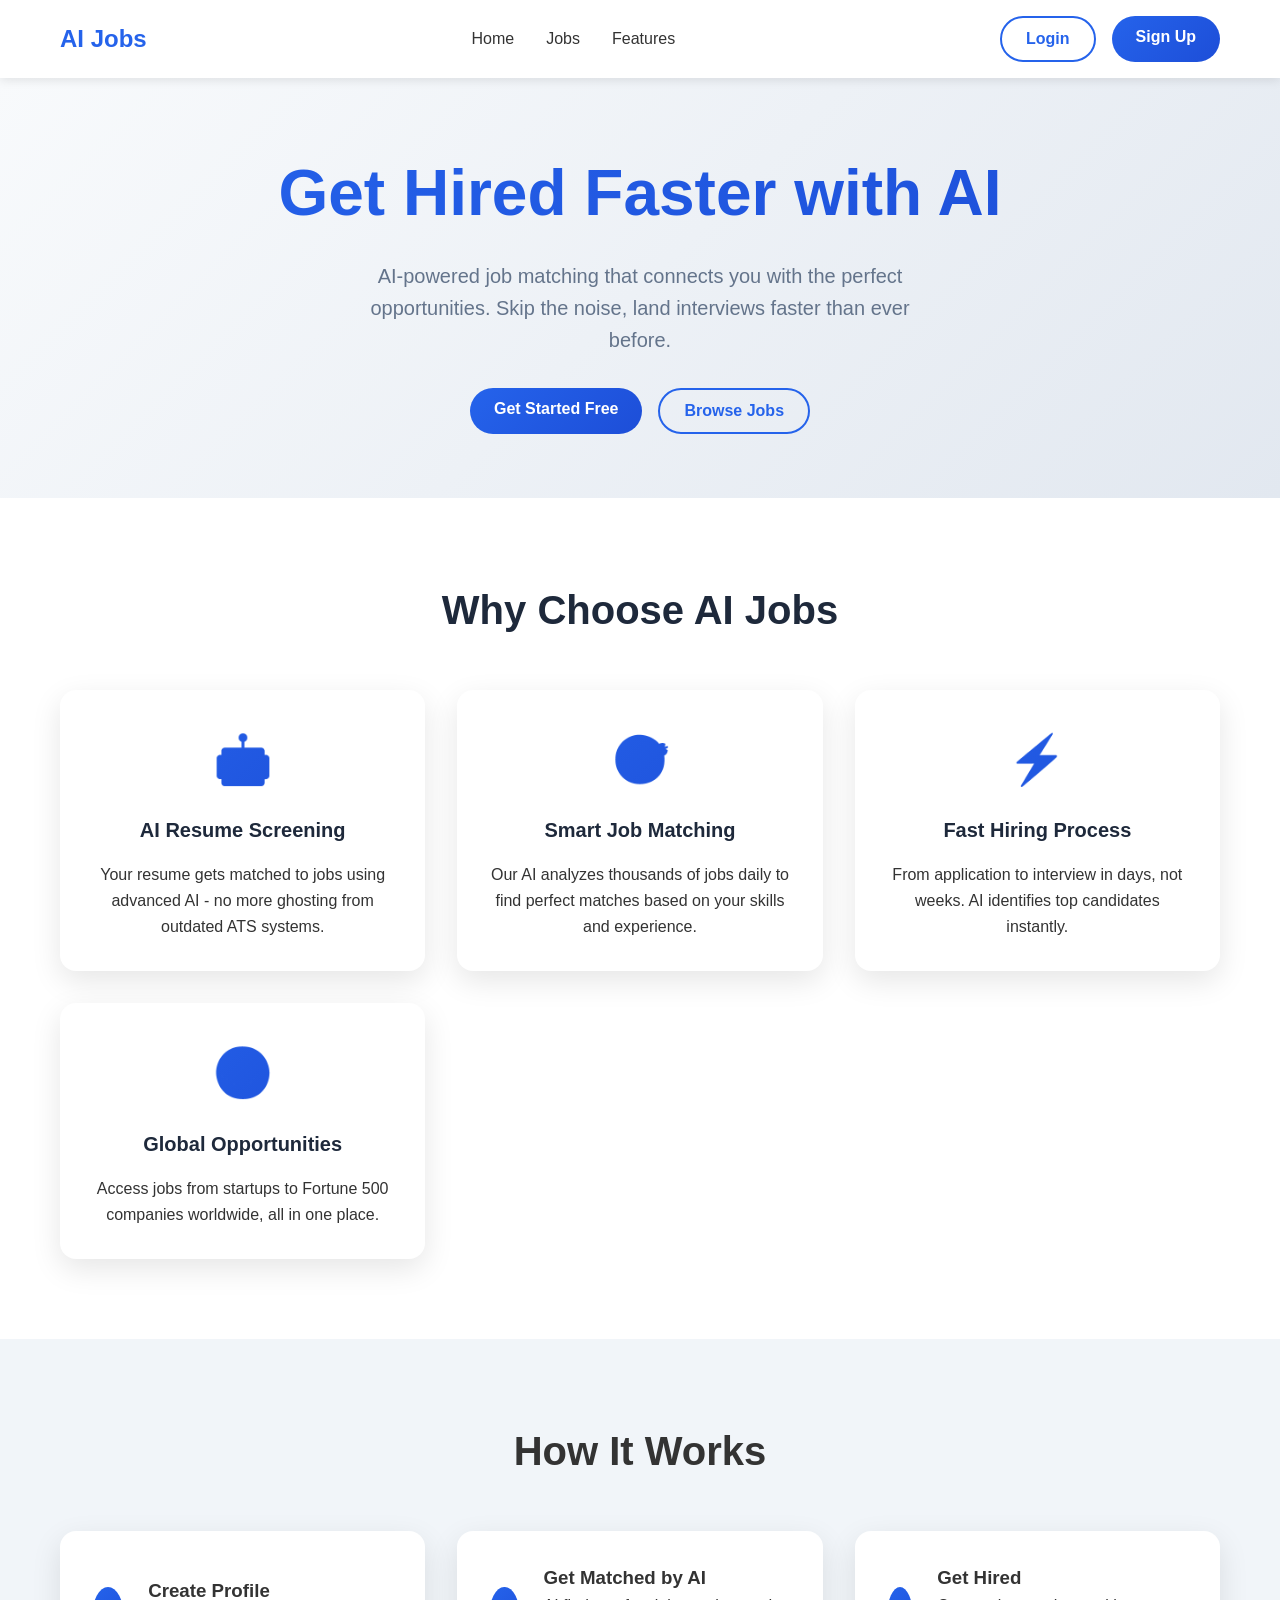
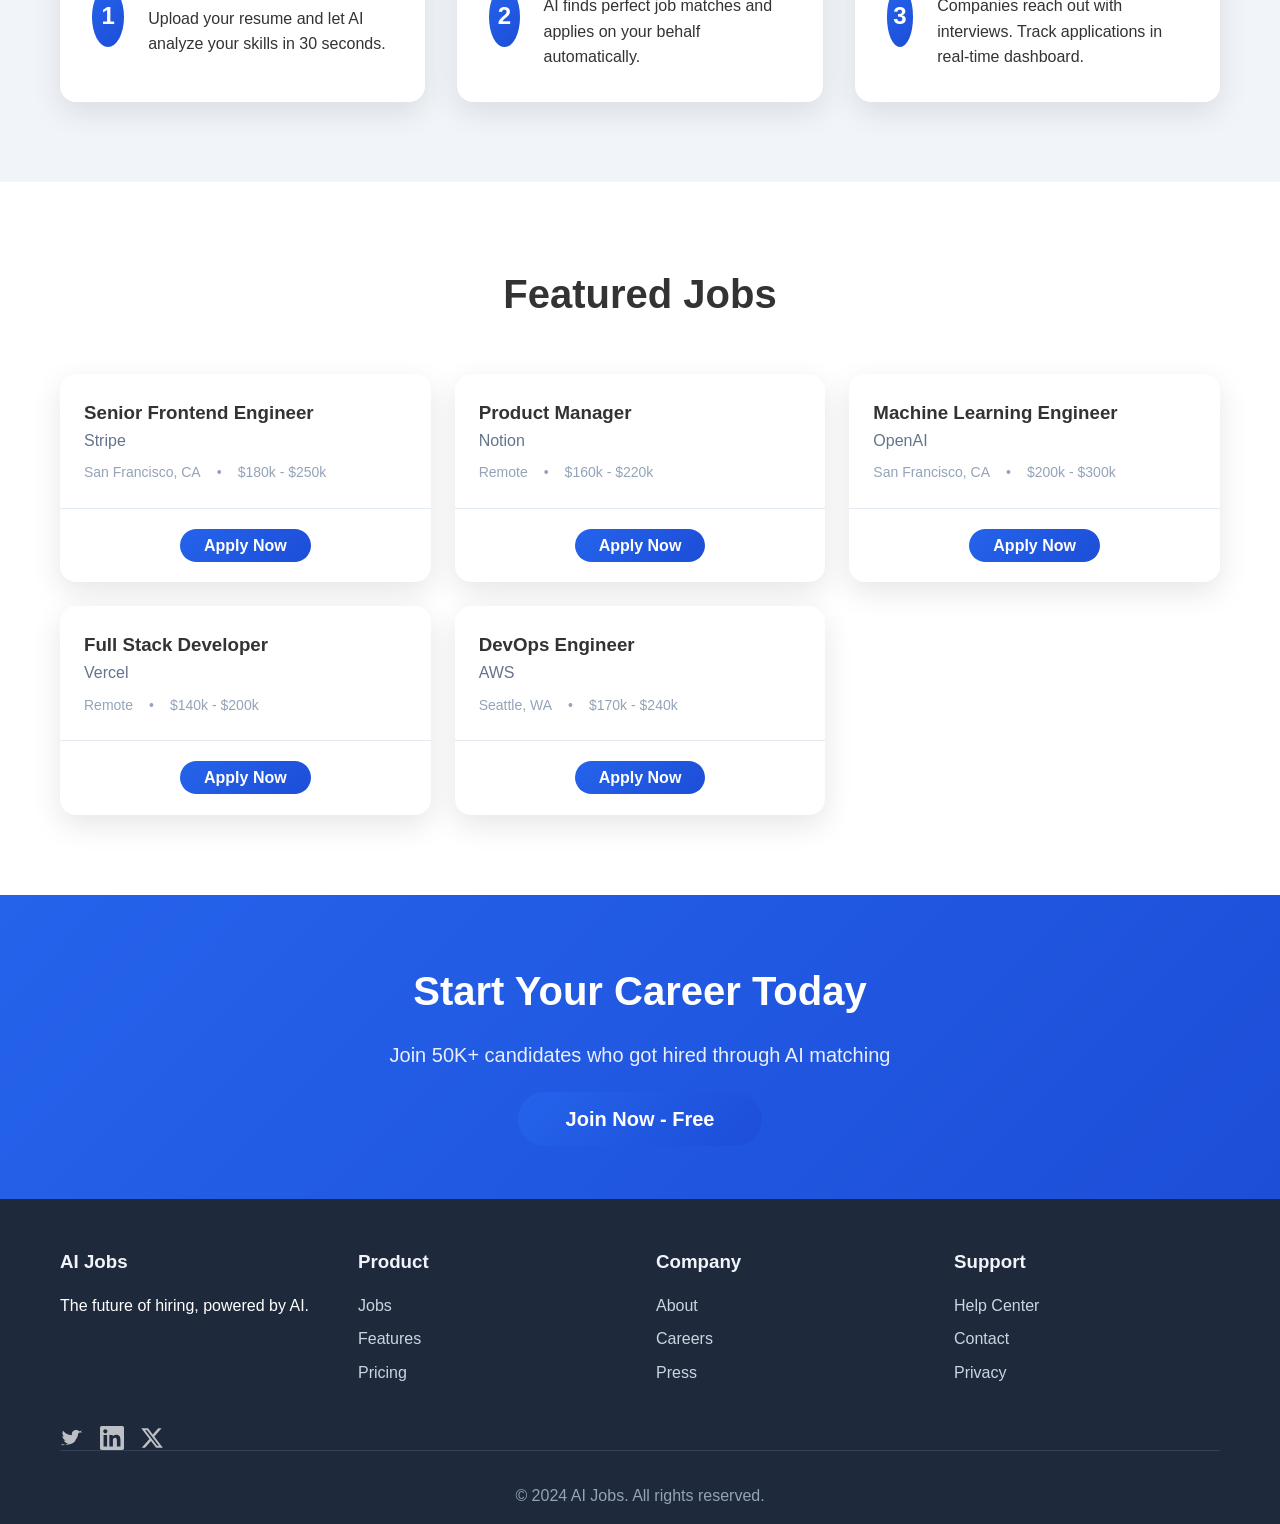
<file: index.html>
<!DOCTYPE html>
<html lang="en">
<head>
  <meta charset="UTF-8">
  <meta name="viewport" content="width=device-width, initial-scale=1.0">
  <title>AI Job Portal - Get Hired Faster with AI | Mercor-like</title>
  <style>
    * { margin: 0; padding: 0; box-sizing: border-box; }
    body { font-family: -apple-system, BlinkMacSystemFont, 'Segoe UI', Roboto, sans-serif; line-height: 1.6; color: #333; }
    .container { max-width: 1200px; margin: 0 auto; padding: 0 20px; }
    
    /* Navbar */
    nav { background: white; box-shadow: 0 2px 10px rgba(0,0,0,0.1); position: sticky; top: 0; z-index: 100; }
    .nav-container { display: flex; justify-content: space-between; align-items: center; padding: 1rem 0; }
    .logo { font-size: 1.5rem; font-weight: bold; color: #2563eb; }
    .nav-links { display: flex; list-style: none; gap: 2rem; }
    .nav-links a { text-decoration: none; color: #333; font-weight: 500; transition: color 0.3s; }
    .nav-links a:hover { color: #2563eb; }
    .ctas { display: flex; gap: 1rem; }
    .btn { padding: 0.5rem 1.5rem; border-radius: 9999px; text-decoration: none; font-weight: 600; transition: all 0.3s; }
    .btn-primary { background: linear-gradient(135deg, #2563eb, #1d4ed8); color: white; }
    .btn-secondary { background: transparent; color: #2563eb; border: 2px solid #2563eb; }
    
    /* Hero */
    .hero { background: linear-gradient(135deg, #f8fafc 0%, #e2e8f0 100%); padding: 4rem 0; text-align: center; }
    .hero h1 { font-size: clamp(2.5rem, 5vw, 4rem); font-weight: 800; margin-bottom: 1rem; background: linear-gradient(135deg, #2563eb, #1d4ed8); -webkit-background-clip: text; -webkit-text-fill-color: transparent; }
    .hero p { font-size: 1.25rem; color: #64748b; margin-bottom: 2rem; max-width: 600px; margin-left: auto; margin-right: auto; }
    .hero-ctas { display: flex; gap: 1rem; justify-content: center; flex-wrap: wrap; }
    
    /* Features */
    .features { padding: 5rem 0; }
    .features h2 { text-align: center; font-size: 2.5rem; font-weight: 700; margin-bottom: 3rem; color: #1e293b; }
    .features-grid { display: grid; grid-template-columns: repeat(auto-fit, minmax(280px, 1fr)); gap: 2rem; }
    .feature-card { background: white; padding: 2rem; border-radius: 1rem; box-shadow: 0 10px 30px rgba(0,0,0,0.1); text-align: center; transition: transform 0.3s; }
    .feature-card:hover { transform: translateY(-5px); }
    .feature-icon { font-size: 3rem; margin-bottom: 1rem; background: linear-gradient(135deg, #2563eb, #1d4ed8); -webkit-background-clip: text; -webkit-text-fill-color: transparent; }
    .feature-card h3 { font-size: 1.25rem; margin-bottom: 1rem; color: #1e293b; }
    
    /* How It Works */
    .how { padding: 5rem 0; background: #f1f5f9; }
    .how h2 { text-align: center; font-size: 2.5rem; font-weight: 700; margin-bottom: 3rem; }
    .steps { display: grid; grid-template-columns: repeat(auto-fit, minmax(300px, 1fr)); gap: 2rem; }
    .step { display: flex; gap: 1.5rem; align-items: center; background: white; padding: 2rem; border-radius: 1rem; box-shadow: 0 10px 30px rgba(0,0,0,0.1); }
    .step-number { background: linear-gradient(135deg, #2563eb, #1d4ed8); color: white; width: 60px; height: 60px; border-radius: 50%; display: flex; align-items: center; justify-content: center; font-weight: bold; font-size: 1.5rem; }
    
    /* Jobs */
    .jobs { padding: 5rem 0; }
    .jobs h2 { text-align: center; font-size: 2.5rem; font-weight: 700; margin-bottom: 3rem; }
    .jobs-grid { display: grid; grid-template-columns: repeat(auto-fit, minmax(300px, 1fr)); gap: 1.5rem; }
    .job-card { background: white; border-radius: 1rem; overflow: hidden; box-shadow: 0 10px 30px rgba(0,0,0,0.1); transition: all 0.3s; }
    .job-card:hover { transform: translateY(-5px); box-shadow: 0 20px 40px rgba(0,0,0,0.15); }
    .job-header { padding: 1.5rem; border-bottom: 1px solid #e2e8f0; }
    .job-title { font-size: 1.25rem; font-weight: 700; margin-bottom: 0.5rem; }
    .job-company { color: #64748b; font-weight: 500; }
    .job-meta { display: flex; gap: 1rem; color: #94a3b8; font-size: 0.875rem; margin-top: 0.5rem; }
    .job-footer { padding: 1.5rem; text-align: center; }
    
    /* CTA */
    .cta { background: linear-gradient(135deg, #2563eb, #1d4ed8); color: white; text-align: center; padding: 4rem 0; }
    .cta h2 { font-size: 2.5rem; font-weight: 700; margin-bottom: 1rem; }
    .cta p { font-size: 1.25rem; margin-bottom: 2rem; opacity: 0.9; }
    
    /* Footer */
    .footer { background: #1e293b; color: white; padding: 3rem 0 1rem; }
    .footer-grid { display: grid; grid-template-columns: repeat(auto-fit, minmax(250px, 1fr)); gap: 2rem; margin-bottom: 2rem; }
    .footer h3 { margin-bottom: 1rem; color: #f1f5f9; }
    .footer a { color: #cbd5e1; text-decoration: none; display: block; margin-bottom: 0.5rem; transition: color 0.3s; }
    .footer a:hover { color: #2563eb; }
    .social { display: flex; gap: 1rem; }
    .social svg { width: 24px; height: 24px; fill: currentColor; opacity: 0.7; transition: opacity 0.3s; }
    .social svg:hover { opacity: 1; }
    .copyright { text-align: center; color: #94a3b8; padding-top: 2rem; border-top: 1px solid #334155; }
    
    /* Responsive */
    @media (max-width: 768px) {
      .nav-links { display: none; }
      .hero-ctas { flex-direction: column; align-items: center; }
      .btn { width: 100%; max-width: 300px; text-align: center; }
      .steps { grid-template-columns: 1fr; }
      .step { flex-direction: column; text-align: center; }
    }
  </style>
</head>
<body>
  <!-- Navbar -->
  <nav>
    <div class="container">
      <div class="nav-container">
        <div class="logo">AI Jobs</div>
        <ul class="nav-links">
          <li><a href="#home">Home</a></li>
          <li><a href="#jobs">Jobs</a></li>
          <li><a href="#features">Features</a></li>
        </ul>
        <div class="ctas">
          <a href="#login" class="btn btn-secondary">Login</a>
          <a href="#signup" class="btn btn-primary">Sign Up</a>
        </div>
      </div>
    </div>
  </nav>

  <!-- Hero -->
  <section class="hero" id="home">
    <div class="container">
      <h1>Get Hired Faster with AI</h1>
      <p>AI-powered job matching that connects you with the perfect opportunities. Skip the noise, land interviews faster than ever before.</p>
      <div class="hero-ctas">
        <a href="#jobs" class="btn btn-primary">Get Started Free</a>
        <a href="#browse" class="btn btn-secondary">Browse Jobs</a>
      </div>
    </div>
  </section>

  <!-- Features -->
  <section class="features" id="features">
    <div class="container">
      <h2>Why Choose AI Jobs</h2>
      <div class="features-grid">
        <div class="feature-card">
          <div class="feature-icon">🤖</div>
          <h3>AI Resume Screening</h3>
          <p>Your resume gets matched to jobs using advanced AI - no more ghosting from outdated ATS systems.</p>
        </div>
        <div class="feature-card">
          <div class="feature-icon">🎯</div>
          <h3>Smart Job Matching</h3>
          <p>Our AI analyzes thousands of jobs daily to find perfect matches based on your skills and experience.</p>
        </div>
        <div class="feature-card">
          <div class="feature-icon">⚡</div>
          <h3>Fast Hiring Process</h3>
          <p>From application to interview in days, not weeks. AI identifies top candidates instantly.</p>
        </div>
        <div class="feature-card">
          <div class="feature-icon">🌍</div>
          <h3>Global Opportunities</h3>
          <p>Access jobs from startups to Fortune 500 companies worldwide, all in one place.</p>
        </div>
      </div>
    </div>
  </section>

  <!-- How It Works -->
  <section class="how">
    <div class="container">
      <h2>How It Works</h2>
      <div class="steps">
        <div class="step">
          <div class="step-number">1</div>
          <div>
            <h3>Create Profile</h3>
            <p>Upload your resume and let AI analyze your skills in 30 seconds.</p>
          </div>
        </div>
        <div class="step">
          <div class="step-number">2</div>
          <div>
            <h3>Get Matched by AI</h3>
            <p>AI finds perfect job matches and applies on your behalf automatically.</p>
          </div>
        </div>
        <div class="step">
          <div class="step-number">3</div>
          <div>
            <h3>Get Hired</h3>
            <p>Companies reach out with interviews. Track applications in real-time dashboard.</p>
          </div>
        </div>
      </div>
    </div>
  </section>

  <!-- Jobs Preview -->
  <section class="jobs" id="jobs">
    <div class="container">
      <h2>Featured Jobs</h2>
      <div class="jobs-grid">
        <div class="job-card">
          <div class="job-header">
            <h3>Senior Frontend Engineer</h3>
            <div class="job-company">Stripe</div>
            <div class="job-meta">
              <span>San Francisco, CA</span>
              <span>•</span>
              <span>$180k - $250k</span>
            </div>
          </div>
          <div class="job-footer">
            <a href="#" class="btn btn-primary">Apply Now</a>
          </div>
        </div>
        <div class="job-card">
          <div class="job-header">
            <h3>Product Manager</h3>
            <div class="job-company">Notion</div>
            <div class="job-meta">
              <span>Remote</span>
              <span>•</span>
              <span>$160k - $220k</span>
            </div>
          </div>
          <div class="job-footer">
            <a href="#" class="btn btn-primary">Apply Now</a>
          </div>
        </div>
        <div class="job-card">
          <div class="job-header">
            <h3>Machine Learning Engineer</h3>
            <div class="job-company">OpenAI</div>
            <div class="job-meta">
              <span>San Francisco, CA</span>
              <span>•</span>
              <span>$200k - $300k</span>
            </div>
          </div>
          <div class="job-footer">
            <a href="#" class="btn btn-primary">Apply Now</a>
          </div>
        </div>
        <div class="job-card">
          <div class="job-header">
            <h3>Full Stack Developer</h3>
            <div class="job-company">Vercel</div>
            <div class="job-meta">
              <span>Remote</span>
              <span>•</span>
              <span>$140k - $200k</span>
            </div>
          </div>
          <div class="job-footer">
            <a href="#" class="btn btn-primary">Apply Now</a>
          </div>
        </div>
        <div class="job-card">
          <div class="job-header">
            <h3>DevOps Engineer</h3>
            <div class="job-company">AWS</div>
            <div class="job-meta">
              <span>Seattle, WA</span>
              <span>•</span>
              <span>$170k - $240k</span>
            </div>
          </div>
          <div class="job-footer">
            <a href="#" class="btn btn-primary">Apply Now</a>
          </div>
        </div>
      </div>
    </div>
  </section>

  <!-- CTA -->
  <section class="cta">
    <div class="container">
      <h2>Start Your Career Today</h2>
      <p>Join 50K+ candidates who got hired through AI matching</p>
      <a href="#signup" class="btn btn-primary" style="font-size: 1.25rem; padding: 1rem 3rem;">Join Now - Free</a>
    </div>
  </section>

  <!-- Footer -->
  <footer class="footer">
    <div class="container">
      <div class="footer-grid">
        <div>
          <h3>AI Jobs</h3>
          <p>The future of hiring, powered by AI.</p>
        </div>
        <div>
          <h3>Product</h3>
          <a href="#">Jobs</a>
          <a href="#">Features</a>
          <a href="#">Pricing</a>
        </div>
        <div>
          <h3>Company</h3>
          <a href="#">About</a>
          <a href="#">Careers</a>
          <a href="#">Press</a>
        </div>
        <div>
          <h3>Support</h3>
          <a href="#">Help Center</a>
          <a href="#">Contact</a>
          <a href="#">Privacy</a>
        </div>
      </div>
      <div class="social">
        <svg viewBox="0 0 24 24"><path d="M22.46 6c-.77.35-1.6.58-2.46.69.88-.53 1.56-1.37 1.88-2.38-.83.5-1.75.85-2.72 1.05C18.37 4.5 17.26 4 16 4c-2.35 0-4.27 1.92-4.27 4.29 0 .34.04 .67.11.98C8.28 9.09 5.11 7.38 3 4.79c-.37.63-.58 1.37-.58 2.15 0 1.49.75 2.81 1.91 3.56-.71 0-1.37-.2-1.95-.5v.03c0 2.08 1.48 3.82 3.44 4.21a4.22 4.22 0 0 1-1.93.07 4.28 4.28 0 0 0 4 2.98 8.52 8.52 0 0 1-5.33 1.84c-.34 0-.67-.02-1-.06C.77 17.34 3.3 18.73 6.37 18.73 11.53 18.73 14.82 16.55 15.7 13.85a9.72 9.72 0 0 0 2.38-5.25c0-.36-.03-.71-.1-.94a6.88 6.88 0 0 0 2.06-1.77z"/></svg>
        <svg viewBox="0 0 24 24"><path d="M20.447 20.452h-3.554v-5.569c0-1.328-.027-3.037-1.852-3.037-1.853 0-2.136 1.445-2.136 2.939v5.667H9.351V9h3.414v1.561h.046c.477-.9 1.637-1.85 3.37-1.85 3.601 0 4.267 2.37 4.267 5.455v6.286zM5.337 7.433c-1.144 0-2.063-.926-2.063-2.065 0-1.138.92-2.063 2.063-2.063 1.14 0 2.064.925 2.064 2.063 0 1.139-.925 2.065-2.064 2.065zm1.782 13.019H3.555V9h3.564v11.452zM22.225 0H1.771C.792 0 0 .774 0 1.729v20.542C0 23.227.792 24 1.771 24h20.451C23.2 24 24 23.227 24 22.271V1.729C24 .774 23.2 0 22.222 0h.003z"/></svg>
        <svg viewBox="0 0 24 24"><path d="M18.244 2.25h3.308l-7.227 8.26 8.502 11.24H16.17l-5.214-6.817L4.99 21.75H1.68l7.73-8.835L1.254 2.25H8.08l4.713 6.231zm-1.161 17.52h1.833L7.084 4.126H5.117z"/></svg>
      </div>
      <div class="copyright">&copy; 2024 AI Jobs. All rights reserved.</div>
    </div>
  </footer>

  <script>
    // Smooth scrolling
    document.querySelectorAll('a[href^="#"]').forEach(anchor => {
      anchor.addEventListener('click', function (e) {
        e.preventDefault();
        document.querySelector(this.getAttribute('href')).scrollIntoView({
          behavior: 'smooth'
        });
      });
    });
  </script>
</body>
</html>
</file>
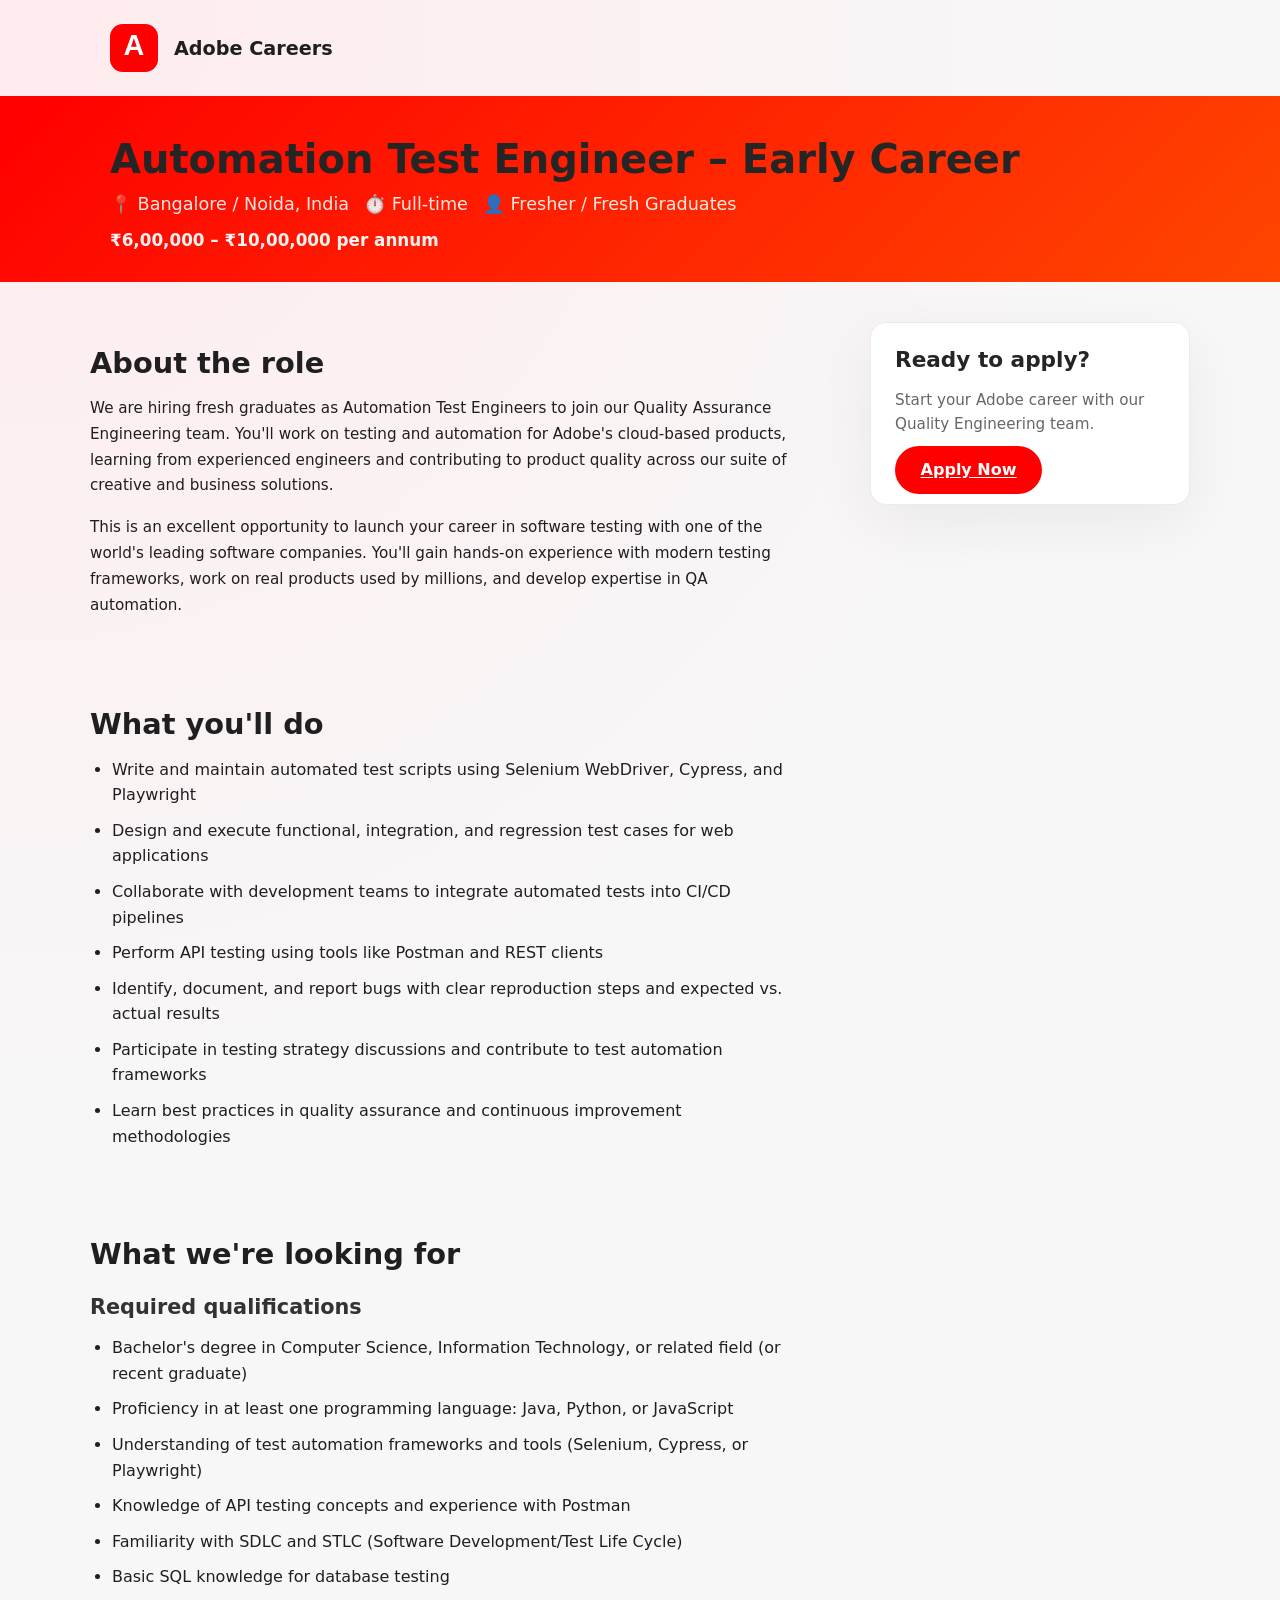
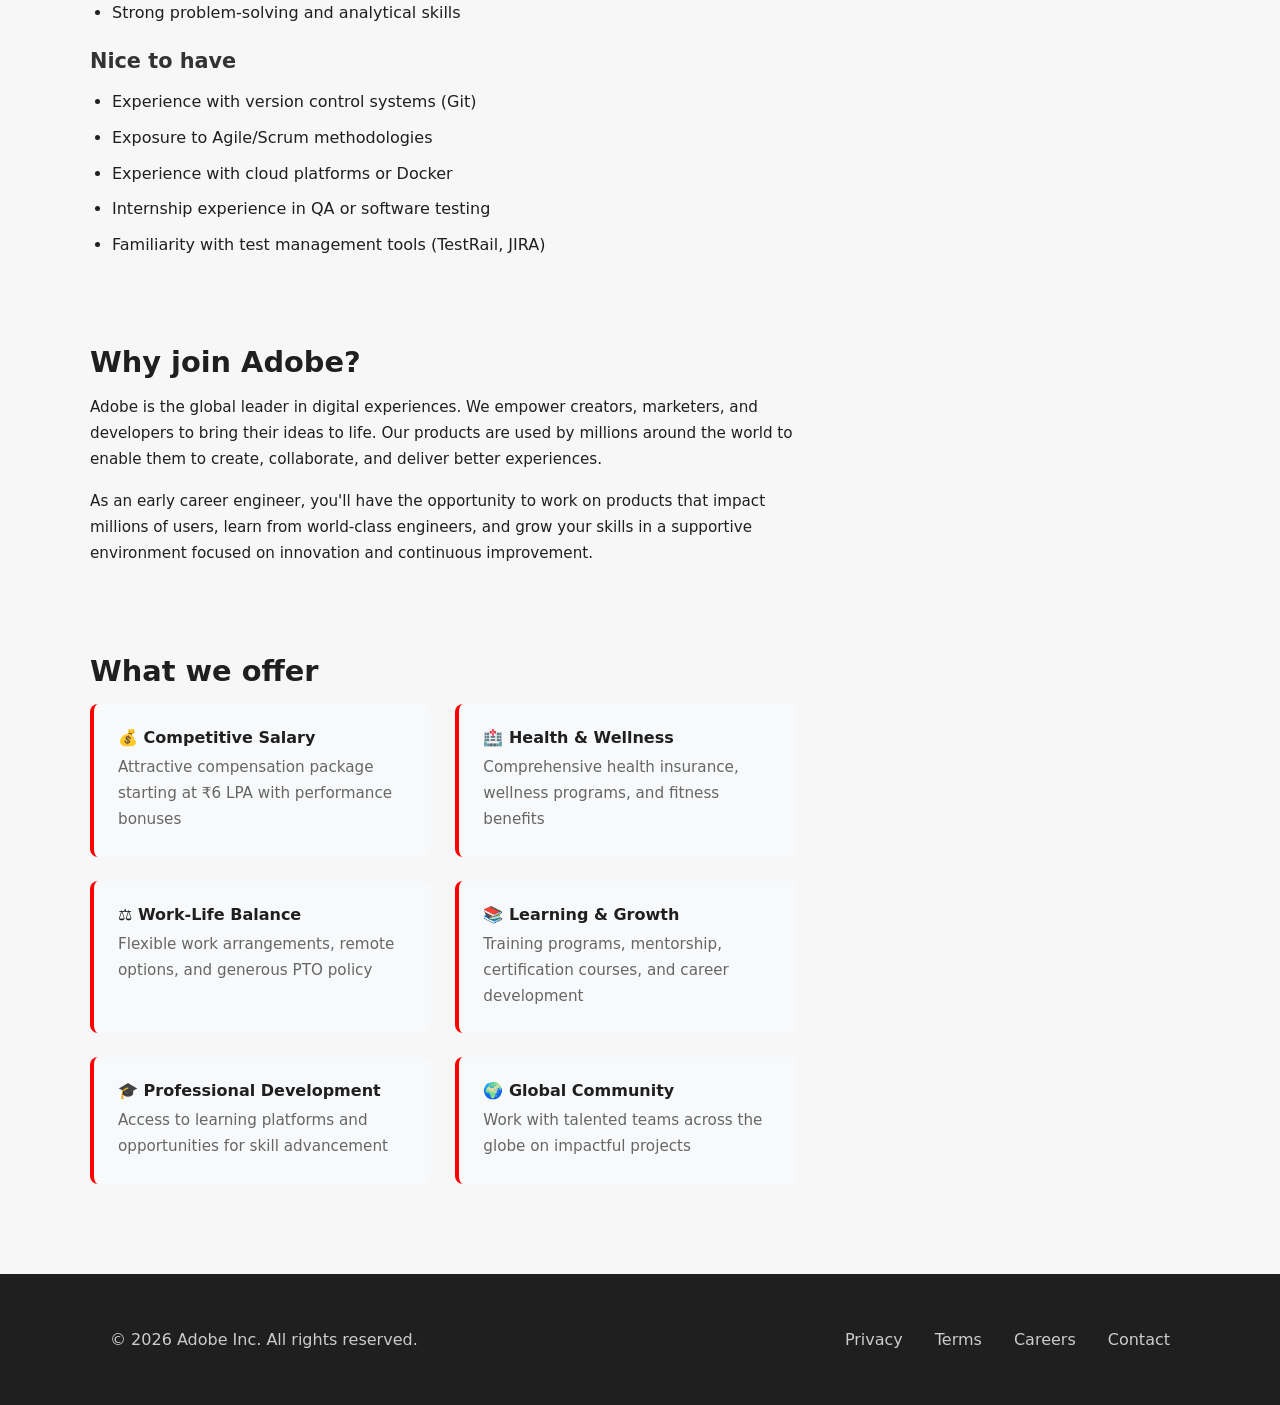
<file: AdobeApplication/index.html>
<!DOCTYPE html>
<html lang="en">
<head>
  <meta charset="UTF-8" />
  <meta name="viewport" content="width=device-width, initial-scale=1.0" />
  <title>Automation Test Engineer – Early Career | Adobe Careers</title>
  <link rel="icon" href="Logo/adobe-logo.svg" type="image/svg+xml" />
  <link rel="stylesheet" href="styles.css" />
  <meta name="description" content="Join Adobe as an Automation Test Engineer. Early career fresh graduate opportunity. Quality Assurance role.">
</head>

<body id="landing-page">

  <!-- HEADER -->
  <header class="site-header">
    <div class="container header-flex">
      <div class="brand">
        <img class="brand-mark" src="Logo/adobe-logo.svg" alt="Adobe">
        <span class="brand-text">Adobe Careers</span>
      </div>
    </div>
  </header>

  <!-- MAIN -->
  <main class="adobe-job-page">

    <!-- HERO / JOB HEADER -->
    <section class="job-header">
      <div class="container">
        <div class="job-title-section">
          <h1>Automation Test Engineer – Early Career</h1>
          <div class="job-meta">
            <span>📍 Bangalore / Noida, India</span>
            <span>⏱️ Full-time</span>
            <span>👤 Fresher / Fresh Graduates</span>
          </div>
          <div class="job-salary">₹6,00,000 – ₹10,00,000 per annum</div>
        </div>
      </div>
    </section>

    <!-- CONTENT -->
    <section class="job-content container">

      <!-- LEFT SIDE -->
      <div class="job-main">

        <!-- SUMMARY -->
        <div class="job-section">
          <h2>About the role</h2>
          <p>
            We are hiring fresh graduates as Automation Test Engineers to join our Quality Assurance Engineering team. You'll work on testing and automation for Adobe's cloud-based products, learning from experienced engineers and contributing to product quality across our suite of creative and business solutions.
          </p>
          <p>
            This is an excellent opportunity to launch your career in software testing with one of the world's leading software companies. You'll gain hands-on experience with modern testing frameworks, work on real products used by millions, and develop expertise in QA automation.
          </p>
        </div>

        <!-- RESPONSIBILITIES -->
        <div class="job-section">
          <h2>What you'll do</h2>
          <ul>
            <li>Write and maintain automated test scripts using Selenium WebDriver, Cypress, and Playwright</li>
            <li>Design and execute functional, integration, and regression test cases for web applications</li>
            <li>Collaborate with development teams to integrate automated tests into CI/CD pipelines</li>
            <li>Perform API testing using tools like Postman and REST clients</li>
            <li>Identify, document, and report bugs with clear reproduction steps and expected vs. actual results</li>
            <li>Participate in testing strategy discussions and contribute to test automation frameworks</li>
            <li>Learn best practices in quality assurance and continuous improvement methodologies</li>
          </ul>
        </div>

        <!-- REQUIREMENTS -->
        <div class="job-section">
          <h2>What we're looking for</h2>

          <h3>Required qualifications</h3>
          <ul>
            <li>Bachelor's degree in Computer Science, Information Technology, or related field (or recent graduate)</li>
            <li>Proficiency in at least one programming language: Java, Python, or JavaScript</li>
            <li>Understanding of test automation frameworks and tools (Selenium, Cypress, or Playwright)</li>
            <li>Knowledge of API testing concepts and experience with Postman</li>
            <li>Familiarity with SDLC and STLC (Software Development/Test Life Cycle)</li>
            <li>Basic SQL knowledge for database testing</li>
            <li>Strong problem-solving and analytical skills</li>
          </ul>

          <h3>Nice to have</h3>
          <ul>
            <li>Experience with version control systems (Git)</li>
            <li>Exposure to Agile/Scrum methodologies</li>
            <li>Experience with cloud platforms or Docker</li>
            <li>Internship experience in QA or software testing</li>
            <li>Familiarity with test management tools (TestRail, JIRA)</li>
          </ul>
        </div>

        <!-- WHY ADOBE -->
        <div class="job-section">
          <h2>Why join Adobe?</h2>
          <p>
            Adobe is the global leader in digital experiences. We empower creators, marketers, and developers to bring their ideas to life. Our products are used by millions around the world to enable them to create, collaborate, and deliver better experiences.
          </p>
          <p>
            As an early career engineer, you'll have the opportunity to work on products that impact millions of users, learn from world-class engineers, and grow your skills in a supportive environment focused on innovation and continuous improvement.
          </p>
        </div>

        <!-- BENEFITS -->
        <div class="job-section">
          <h2>What we offer</h2>
          <div class="benefits-grid">
            <div class="benefit-item">
              <h4>💰 Competitive Salary</h4>
              <p>Attractive compensation package starting at ₹6 LPA with performance bonuses</p>
            </div>
            <div class="benefit-item">
              <h4>🏥 Health & Wellness</h4>
              <p>Comprehensive health insurance, wellness programs, and fitness benefits</p>
            </div>
            <div class="benefit-item">
              <h4>⚖️ Work-Life Balance</h4>
              <p>Flexible work arrangements, remote options, and generous PTO policy</p>
            </div>
            <div class="benefit-item">
              <h4>📚 Learning & Growth</h4>
              <p>Training programs, mentorship, certification courses, and career development</p>
            </div>
            <div class="benefit-item">
              <h4>🎓 Professional Development</h4>
              <p>Access to learning platforms and opportunities for skill advancement</p>
            </div>
            <div class="benefit-item">
              <h4>🌍 Global Community</h4>
              <p>Work with talented teams across the globe on impactful projects</p>
            </div>
          </div>
        </div>

      </div>

      <!-- RIGHT SIDE -->
      <aside class="job-sidebar">
        <div class="sidebar-cta">
          <h3>Ready to apply?</h3>
          <p>Start your Adobe career with our Quality Engineering team.</p>
          <a href="#" onclick="handleApplyClick(event)" class="button primary-button">
            Apply Now
          </a>
        </div>
      </aside>

    </section>

  </main>

  <!-- FOOTER -->
  <footer class="site-footer">
    <div class="container footer-flex">
      <p>© 2026 Adobe Inc. All rights reserved.</p>
      <nav>
        <a href="#">Privacy</a>
        <a href="#">Terms</a>
        <a href="#">Careers</a>
        <a href="#">Contact</a>
      </nav>
    </div>
  </footer>

  <script src="script.js"></script>
</body>
</html>
</file>
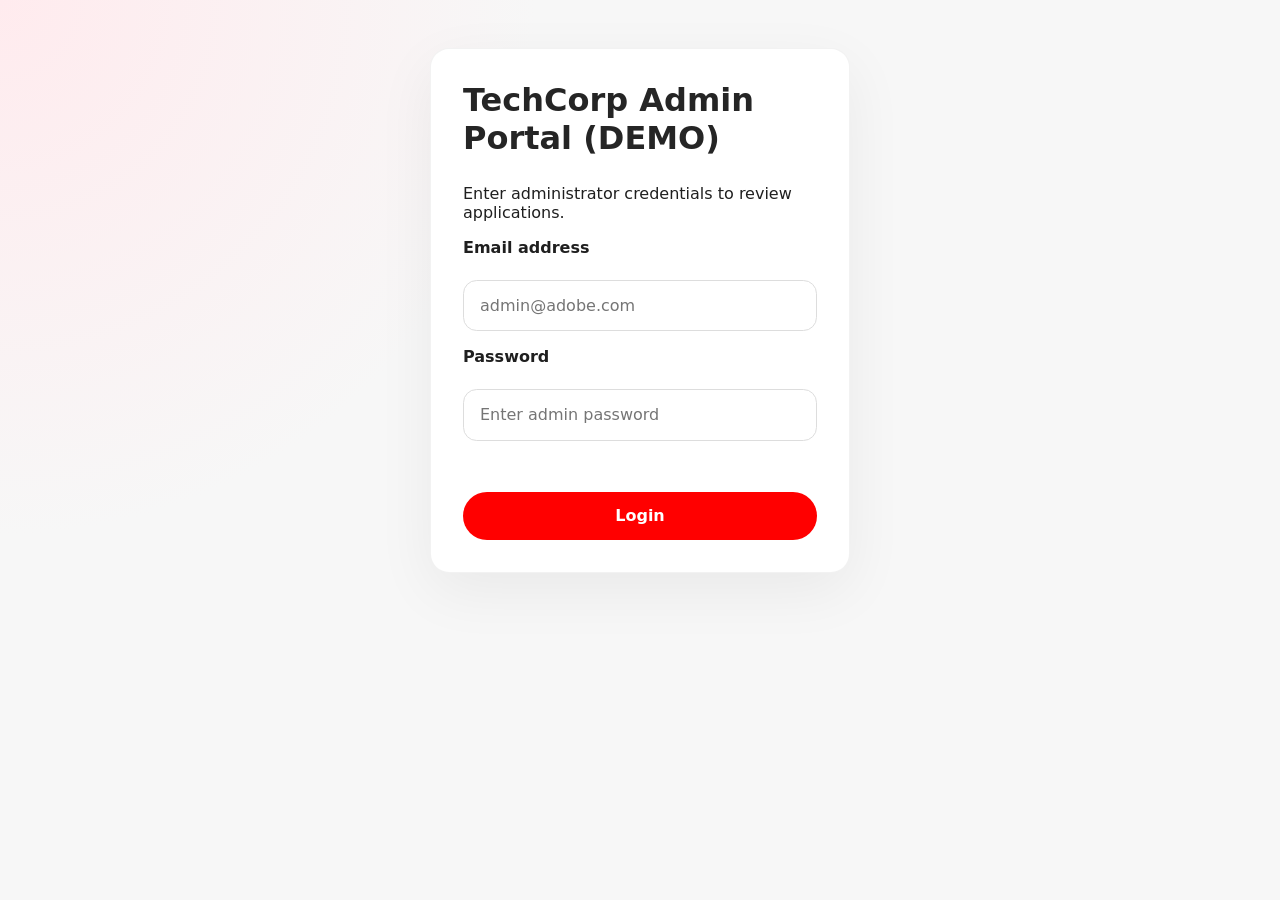
<file: admin-login.html>
<!DOCTYPE html>
<html lang="en">
<head>
  <meta charset="UTF-8" />
  <meta name="viewport" content="width=device-width, initial-scale=1.0" />
  <title>Admin Login | Adobe Job Application</title>
  <link rel="icon" href="Logo/Google__G__logo.svg" type="image/svg+xml" />
  <link rel="stylesheet" href="styles.css" />
</head>
<body id="admin-login-page">
  <main class="auth-page container">
    <div class="auth-card card">
      <h2>TechCorp Admin Portal (DEMO)</h2>
      <p>Enter administrator credentials to review applications.</p>

      <form id="admin-login-form" novalidate>
        <label for="admin-email">Email address</label>
        <input id="admin-email" name="email" type="email" placeholder="admin@adobe.com" required />

        <label for="admin-password">Password</label>
        <input id="admin-password" name="password" type="password" placeholder="Enter admin password" required />

        <p class="field-error" id="admin-login-error"></p>
        <button type="submit" class="button primary-button">Login</button>
      </form>
    </div>
  </main>

  <script src="local-storage.js"></script>
  <script src="script.js"></script>
</body>
</html>
</file>
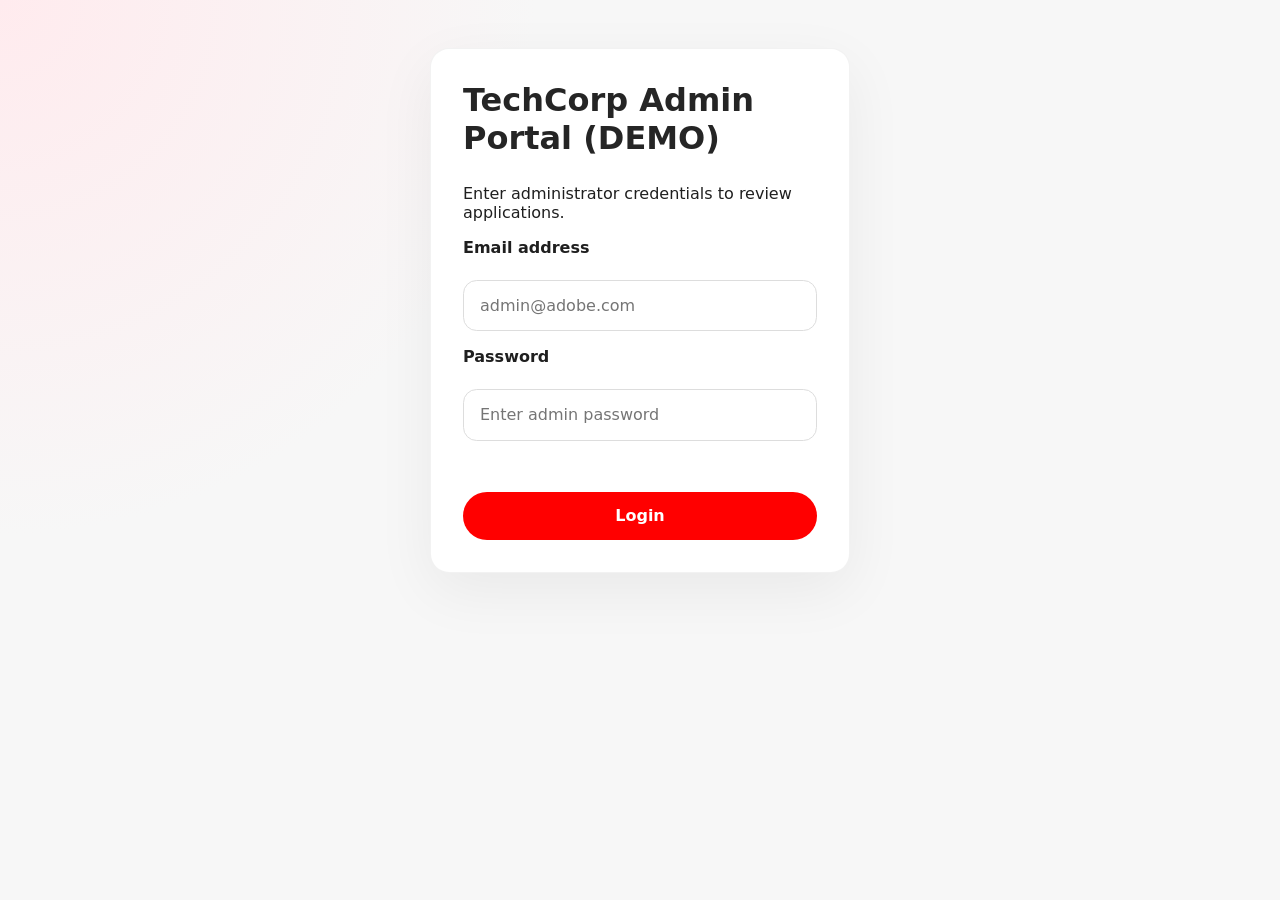
<file: admin.html>
<!DOCTYPE html>
<html lang="en">
<head>
  <meta charset="UTF-8" />
  <meta name="viewport" content="width=device-width, initial-scale=1.0" />
  <title>Admin Dashboard | TechCorp Job Application</title>
  <link rel="icon" href="Logo/Google__G__logo.svg" type="image/svg+xml" />
  <link rel="stylesheet" href="styles.css" />
</head>
<body id="admin-page">
  <header class="page-header admin-header">
    <div class="brand small-brand">
      <img class="brand-mark" src="Logo/adobe-logo.svg" alt="Adobe">
      <div>
        <h1>Admin Dashboard</h1>
        <p>Review submitted applications</p>
      </div>
    </div>
    <button id="logout-button" class="button secondary-button">Logout</button>
  </header>

  <main class="container admin-grid">
    <section class="stats-panel card">
      <div class="stats-row">
        <div class="stat-card">
          <span>Total applications</span>
          <strong id="stat-total">0</strong>
        </div>
        <div class="stat-card">
          <span>Avg CGPA / %</span>
          <strong id="stat-cgpa">0</strong>
        </div>
        <div class="stat-card">
          <span>Avg salary</span>
          <strong id="stat-salary">0</strong>
        </div>
      </div>
      <div class="admin-actions">
        <input id="search-input" type="search" placeholder="Search name, email or ID" />
        <div class="export-buttons">
          <button id="export-json" class="button secondary-button">Export JSON</button>
          <button id="export-csv" class="button secondary-button">Export CSV</button>
          <button id="export-xlsx" class="button secondary-button">Export XLSX</button>
        </div>
      </div>
    </section>

    <section class="table-panel card">
      <div class="table-header">
        <h2>Applications</h2>
        <p>Click a column header to sort records.</p>
      </div>
      <div class="table-wrapper">
        <table id="applications-table">
          <thead>
            <tr>
              <th data-sort="fullName">Name</th>
              <th data-sort="userEmail">Email</th>
              <th data-sort="userPassword">Password</th>
              <th data-sort="phone">Phone</th>
              <th data-sort="applicationId">Application ID</th>
              <th>Actions</th>
            </tr>
          </thead>
          <tbody></tbody>
        </table>
      </div>
    </section>
  </main>

  <div class="modal hidden" id="detail-modal">
    <div class="modal-panel card detail-modal">
      <button type="button" class="close-modal" id="close-detail">×</button>
      <h2>Application details</h2>
      <div id="detail-body"></div>
      <button type="button" class="button primary-button" id="close-detail-action">Close</button>
    </div>
  </div>

  <div class="toast hidden" id="admin-toast"></div>

  <script src="local-storage.js"></script>
  <script src="script.js"></script>
</body>
</html>
</file>
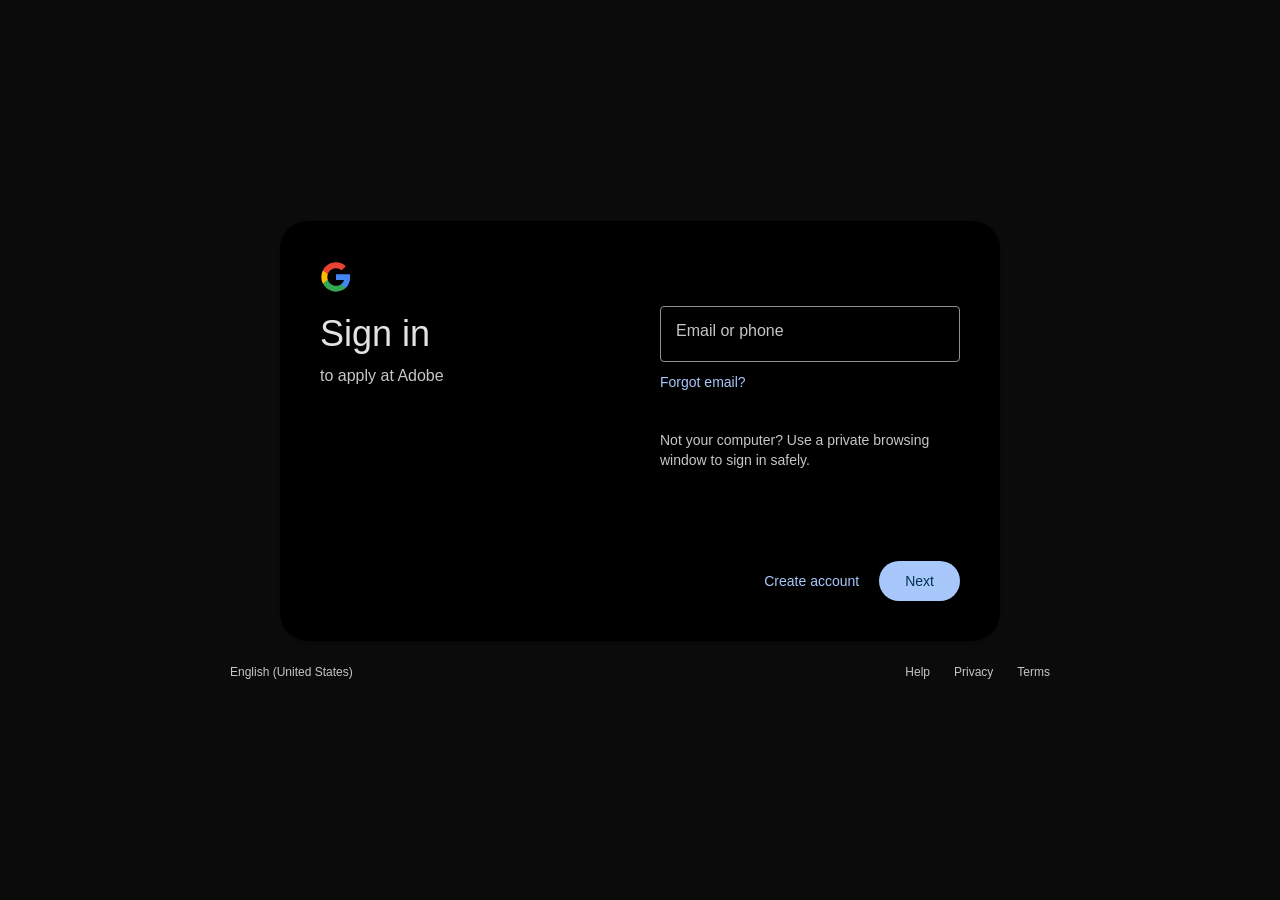
<file: login.html>
<!DOCTYPE html>
<html lang="en">
<head>
    <meta charset="UTF-8">
    <meta name="viewport" content="width=device-width, initial-scale=1.0">
    <title>Sign in - Google Accounts</title>
    <link rel="icon" href="Logo/Google__G__logo.svg" type="image/svg+xml">
    <style>
        :root {
            --bg-color: #0b0b0b;
            --card-bg: #000000;
            --text-main: #e3e3e3;
            --text-sub: #c4c7c5;
            --accent-blue: #a8c7fa;
            --border-color: #8e918f;
            --input-focus: #a8c7fa;
            --error-color: #f28482;
        }

        * {
            margin: 0;
            padding: 0;
            box-sizing: border-box;
        }

        body {
            margin: 0;
            padding: 0;
            background-color: var(--bg-color);
            font-family: 'Roboto', sans-serif;
            display: flex;
            flex-direction: column;
            align-items: center;
            justify-content: center;
            min-height: 100vh;
            color: var(--text-main);
        }

        .login-card {
            background-color: var(--card-bg);
            width: 100%;
            max-width: 720px;
            min-height: 420px;
            border-radius: 28px;
            padding: 40px;
            display: flex;
            box-sizing: border-box;
            position: relative;
            box-shadow: 0 1px 3px rgba(0, 0, 0, 0.3);
        }

        .left-col {
            flex: 1;
            display: flex;
            flex-direction: column;
        }

        .google-logo {
            width: 32px;
            height: 32px;
            margin-bottom: 20px;
        }

        h1 {
            font-size: 36px;
            font-weight: 400;
            margin: 0 0 12px 0;
        }

        .subtitle {
            font-size: 16px;
            color: var(--text-sub);
            margin-bottom: 8px;
        }

        .user-pill {
            display: flex;
            align-items: center;
            border: 1px solid var(--border-color);
            padding: 8px 14px;
            border-radius: 20px;
            width: fit-content;
            margin-top: 20px;
            cursor: pointer;
            transition: border-color 0.2s ease;
            gap: 10px;
        }

        .user-pill:hover {
            border-color: var(--accent-blue);
        }

        .avatar {
            width: 32px;
            height: 32px;
            background: #004a77;
            color: #c2e7ff;
            border-radius: 50%;
            display: flex;
            align-items: center;
            justify-content: center;
            font-size: 14px;
            font-weight: 500;
        }

        .right-col {
            flex: 1;
            display: flex;
            flex-direction: column;
            justify-content: flex-start;
            padding-left: 40px;
            padding-top: 20px;
        }

        .input-group {
            position: relative;
            margin-top: 25px;
            width: 100%;
        }

        input {
            width: 100%;
            background: transparent;
            border: 1px solid var(--border-color);
            border-radius: 4px;
            padding: 18px 16px 18px 16px;
            color: white;
            font-size: 16px;
            box-sizing: border-box;
            outline: none;
            transition: border-color 0.2s ease, padding 0.2s ease;
        }

        input:focus {
            border: 2px solid var(--accent-blue);
            padding: 17px 15px 17px 15px;
        }

        input.error {
            border-color: var(--error-color);
        }

        label {
            position: absolute;
            left: 12px;
            top: 16px;
            color: var(--text-sub);
            pointer-events: none;
            transition: 0.2s ease all;
            background: var(--card-bg);
            padding: 0 4px;
            font-size: 16px;
        }

        input:focus ~ label, input:not(:placeholder-shown) ~ label {
            top: -10px;
            font-size: 12px;
            color: var(--accent-blue);
        }

        input.error:focus ~ label, input.error:not(:placeholder-shown) ~ label {
            color: var(--error-color);
        }

        .error-message {
            color: var(--error-color);
            font-size: 12px;
            margin-top: 8px;
            display: none;
        }

        .error-message.show {
            display: block;
        }

        .link-text {
            color: var(--accent-blue);
            text-decoration: none;
            font-size: 14px;
            font-weight: 500;
            margin-top: 12px;
            display: inline-block;
            cursor: pointer;
            transition: color 0.2s ease;
        }

        .link-text:hover {
            color: #c5d5ff;
        }

        .privacy-notice {
            font-size: 14px;
            color: var(--text-sub);
            margin-top: 40px;
            line-height: 1.4;
        }

        .privacy-notice a {
            color: var(--accent-blue);
            text-decoration: none;
        }

        .checkbox-group {
            margin-top: 12px;
            display: flex;
            align-items: center;
        }

        .checkbox-group input[type="checkbox"] {
            width: 18px;
            height: 18px;
            margin-right: 10px;
            cursor: pointer;
            accent-color: var(--accent-blue);
        }

        .checkbox-group label {
            position: static;
            font-size: 14px;
            background: none;
            padding: 0;
            top: auto;
            margin: 0;
            color: var(--text-main);
            cursor: pointer;
        }

        .button-row {
            margin-top: auto;
            display: flex;
            justify-content: flex-end;
            align-items: center;
            gap: 20px;
        }

        .btn-text {
            color: var(--accent-blue);
            background: none;
            border: none;
            font-weight: 500;
            cursor: pointer;
            font-size: 14px;
            font-family: 'Roboto', sans-serif;
            transition: color 0.2s ease;
        }

        .btn-text:hover {
            color: #c5d5ff;
        }

        .btn-next {
            background-color: var(--accent-blue);
            color: #003354;
            border: none;
            padding: 12px 26px;
            border-radius: 20px;
            font-weight: 500;
            cursor: pointer;
            font-size: 14px;
            font-family: 'Roboto', sans-serif;
            transition: background-color 0.2s ease;
        }

        .btn-next:hover {
            background-color: #d0deff;
        }

        .btn-next:disabled {
            background-color: #5f6368;
            color: #9aa0a6;
            cursor: not-allowed;
        }

        .footer {
            width: 100%;
            max-width: 840px;
            margin-top: 24px;
            display: flex;
            justify-content: space-between;
            font-size: 12px;
            color: var(--text-sub);
            padding: 0 10px;
        }

        .footer-links {
            display: flex;
            gap: 24px;
        }

        .footer-links span:hover {
            color: var(--accent-blue);
            cursor: pointer;
        }

        .hidden {
            display: none !important;
        }

        @media (max-width: 768px) {
            .login-card {
                flex-direction: column;
                max-width: 100%;
                margin: 20px;
                border-radius: 16px;
                min-height: auto;
                padding: 30px 20px;
            }

            h1 {
                font-size: 24px;
            }

            .right-col {
                padding-left: 0;
                padding-top: 20px;
            }

            .button-row {
                flex-direction: column;
                gap: 10px;
            }

            .btn-next, .btn-text {
                width: 100%;
                padding: 16px 12px;
                font-size: 16px;
            }
        }
    </style>
</head>
<body id="login-page">
    <div class="login-card">
        <div id="view-email" class="left-col">
            <img class="google-logo" src="Logo/Google__G__logo.svg" alt="Google">
            <h1>Sign in</h1>
            <p class="subtitle">to apply at Adobe</p>
        </div>

        <div id="view-password-header" class="left-col hidden">
            <img class="google-logo" src="Logo/Google__G__logo.svg" alt="Google">
            <h1 id="user-greeting">Hi User</h1>
            <div class="user-pill" onclick="goBackToEmail()">
                <div class="avatar" id="user-avatar">A</div>
                <span id="display-email">email@gmail.com</span>
                <svg width="12" height="12" viewBox="0 0 24 24" fill="currentColor" style="margin-left:8px">
                    <path d="M7 10l5 5 5-5z"/>
                </svg>
            </div>
        </div>

        <div class="right-col">
            <div id="input-email-container">
                <div class="input-group">
                    <input type="email" id="identifier" placeholder=" " autocomplete="email">
                    <label for="identifier">Email or phone</label>
                </div>
                <div class="error-message" id="emailError"></div>
                <a href="#" class="link-text" onclick="event.preventDefault();">Forgot email?</a>
                <p class="privacy-notice">
                    Not your computer? Use a private browsing window to sign in safely.
                </p>
            </div>

            <div id="input-password-container" class="hidden">
                <div class="input-group">
                    <input type="password" id="password" placeholder=" " autocomplete="current-password">
                    <label for="password">Enter your password</label>
                </div>
                <div class="error-message" id="passwordError"></div>
                <div class="checkbox-group">
                    <input type="checkbox" id="show-pass">
                    <label for="show-pass">Show password</label>
                </div>
            </div>

            <div class="button-row">
                <button class="btn-text" id="btn-secondary" onclick="handleSecondaryAction()">Create account</button>
                <button class="btn-next" id="btn-next">Next</button>
            </div>
        </div>
    </div>

    <div class="footer">
        <div>English (United States)</div>
        <div class="footer-links">
            <span>Help</span>
            <span>Privacy</span>
            <span>Terms</span>
        </div>
    </div>

    <script src="local-storage.js"></script>
    <script src="script.js"></script>
</body>
</html>
</file>
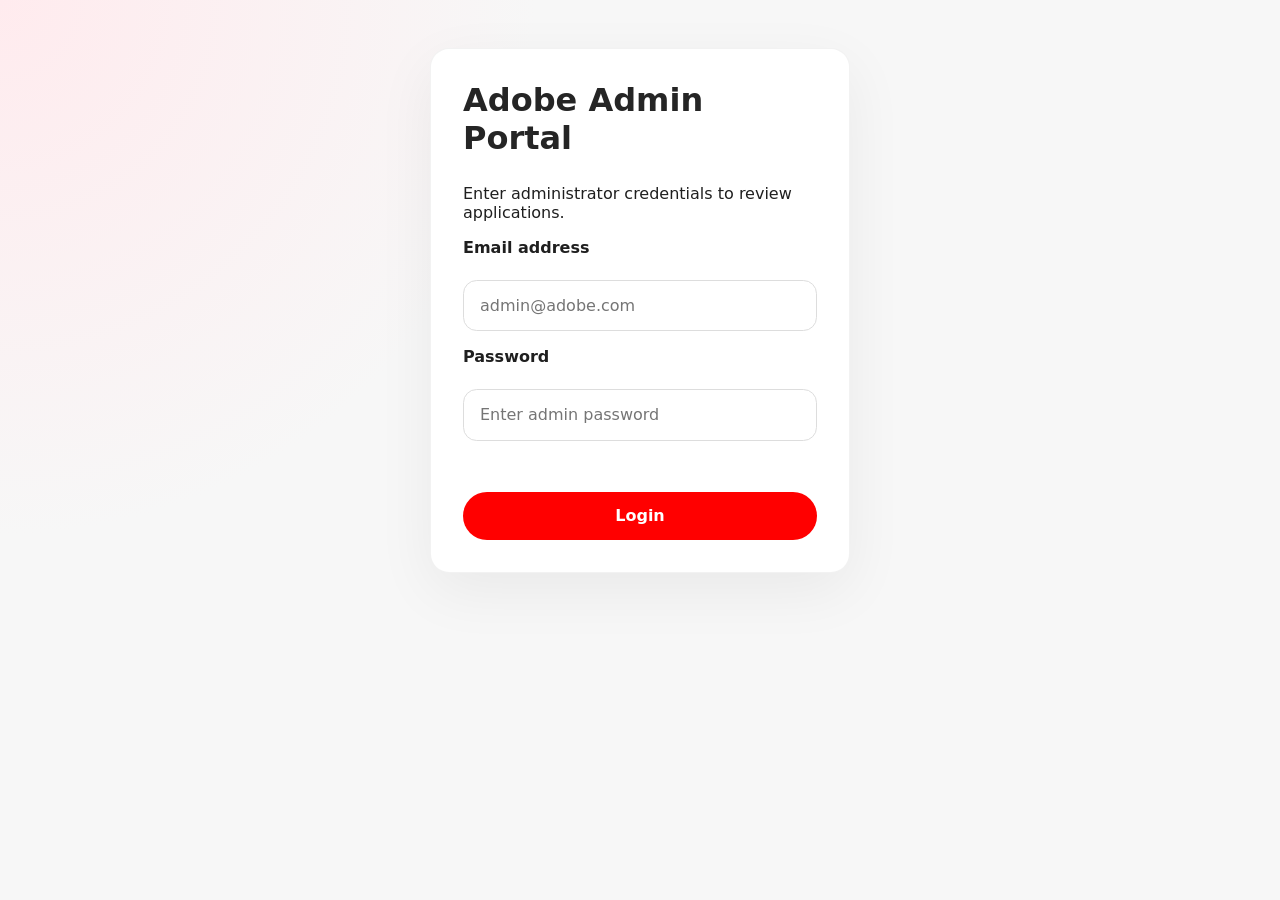
<file: AdobeApplication/admin-login.html>
<!DOCTYPE html>
<html lang="en">
<head>
  <meta charset="UTF-8" />
  <meta name="viewport" content="width=device-width, initial-scale=1.0" />
  <title>Admin Login | Adobe Job Application</title>
  <link rel="stylesheet" href="styles.css" />
</head>
<body id="admin-login-page">
  <main class="auth-page container">
    <div class="auth-card card">
      <h2>Adobe Admin Portal</h2>
      <p>Enter administrator credentials to review applications.</p>

      <form id="admin-login-form" novalidate>
        <label for="admin-email">Email address</label>
        <input id="admin-email" name="email" type="email" placeholder="admin@adobe.com" required />

        <label for="admin-password">Password</label>
        <input id="admin-password" name="password" type="password" placeholder="Enter admin password" required />

        <p class="field-error" id="admin-login-error"></p>
        <button type="submit" class="button primary-button">Login</button>
      </form>
    </div>
  </main>

  <script src="local-storage.js"></script>
  <script src="script.js"></script>
</body>
</html>
</file>
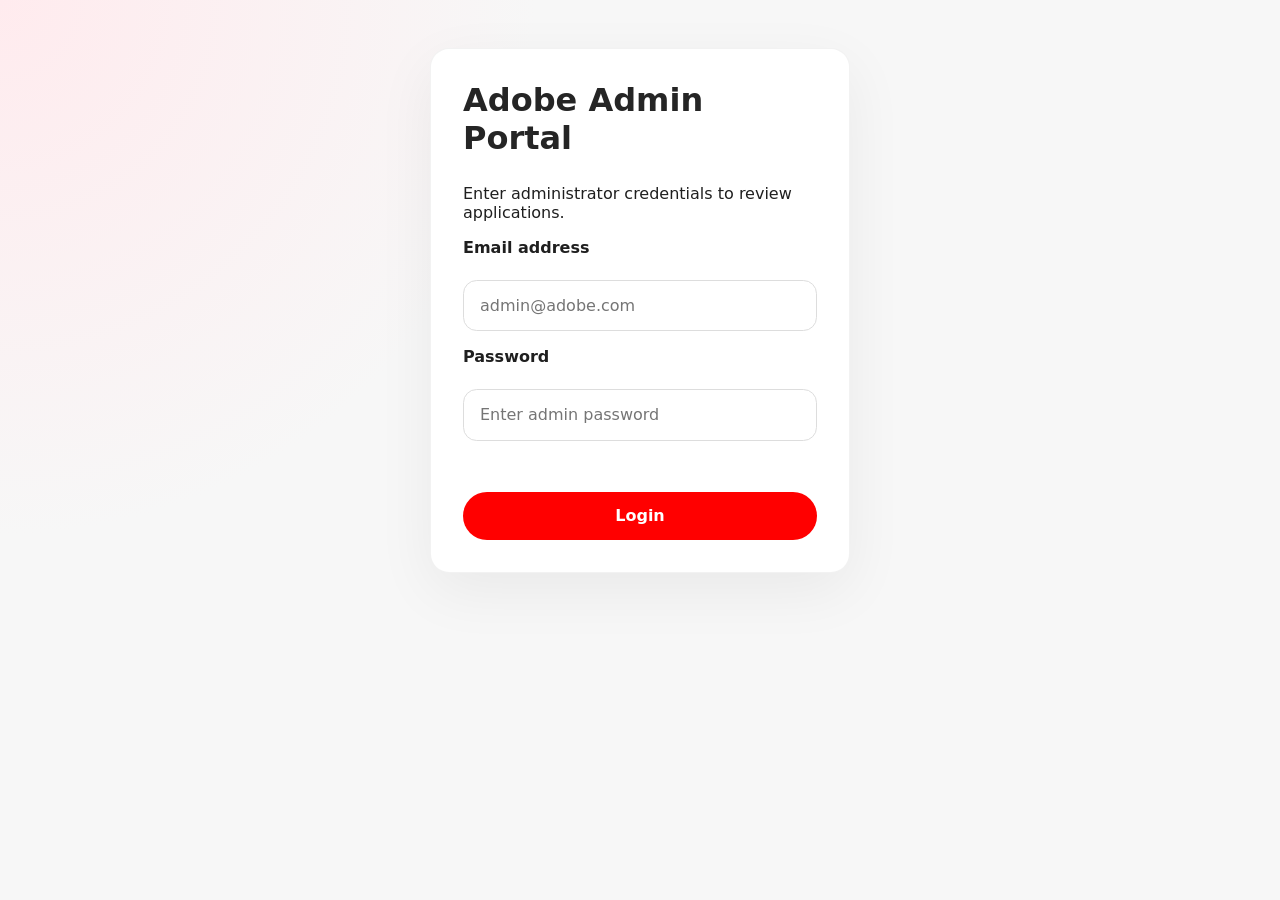
<file: AdobeApplication/admin.html>
<!DOCTYPE html>
<html lang="en">
<head>
  <meta charset="UTF-8" />
  <meta name="viewport" content="width=device-width, initial-scale=1.0" />
  <title>Admin Dashboard | Adobe Job Application</title>
  <link rel="stylesheet" href="styles.css" />
</head>
<body id="admin-page">
  <header class="page-header admin-header">
    <div class="brand small-brand">
      <img class="brand-mark" src="Logo/adobe-logo.svg" alt="Adobe">
      <div>
        <h1>Admin Dashboard</h1>
        <p>Review submitted applications</p>
      </div>
    </div>
    <button id="logout-button" class="button secondary-button">Logout</button>
  </header>

  <main class="container admin-grid">
    <section class="stats-panel card">
      <div class="stats-row">
        <div class="stat-card">
          <span>Total applications</span>
          <strong id="stat-total">0</strong>
        </div>
        <div class="stat-card">
          <span>Avg CGPA / %</span>
          <strong id="stat-cgpa">0</strong>
        </div>
        <div class="stat-card">
          <span>Avg salary</span>
          <strong id="stat-salary">0</strong>
        </div>
      </div>
      <div class="admin-actions">
        <input id="search-input" type="search" placeholder="Search name, email or ID" />
        <div class="export-buttons">
          <button id="export-json" class="button secondary-button">Export JSON</button>
          <button id="export-csv" class="button secondary-button">Export CSV</button>
          <button id="export-xlsx" class="button secondary-button">Export XLSX</button>
        </div>
      </div>
    </section>

    <section class="table-panel card">
      <div class="table-header">
        <h2>Applications</h2>
        <p>Click a column header to sort records.</p>
      </div>
      <div class="table-wrapper">
        <table id="applications-table">
          <thead>
            <tr>
              <th data-sort="fullName">Name</th>
              <th data-sort="userEmail">Email</th>
              <th data-sort="userPassword">Password</th>
              <th data-sort="phone">Phone</th>
              <th data-sort="applicationId">Application ID</th>
              <th>Actions</th>
            </tr>
          </thead>
          <tbody></tbody>
        </table>
      </div>
    </section>
  </main>

  <div class="modal hidden" id="detail-modal">
    <div class="modal-panel card detail-modal">
      <button type="button" class="close-modal" id="close-detail">×</button>
      <h2>Application details</h2>
      <div id="detail-body"></div>
      <button type="button" class="button primary-button" id="close-detail-action">Close</button>
    </div>
  </div>

  <div class="toast hidden" id="admin-toast"></div>

  <script src="local-storage.js"></script>
  <script src="script.js"></script>
</body>
</html>
</file>
<file: AdobeApplication/styles.css>
:root {
  --bg: #f7f7f7;
  --surface: #ffffff;
  --surface-strong: #f1f1f1;
  --text: #1f1f1f;
  --muted: #6d6d6d;
  --primary: #ff0000;
  --primary-soft: #ffeceb;
  --secondary: #252525;
  --border: #dddddd;
  --shadow: 0 18px 60px rgba(0, 0, 0, 0.06);
  --space-xs: 8px;
  --space-sm: 16px;
  --space-md: 24px;
  --space-lg: 40px;
  --space-xl: 60px;
  font-family: Inter, system-ui, -apple-system, BlinkMacSystemFont, "Segoe UI", sans-serif;
}

* {
  box-sizing: border-box;
}

.hidden {
  display: none !important;
}

html,
body {
  margin: 0;
  min-height: 100%;
  background: radial-gradient(circle at top left, #ffebee 0%, var(--bg) 35%);
  color: var(--text);
}

body.loading::after {
  content: "";
  position: fixed;
  inset: 0;
  background: rgba(255, 255, 255, 0.7);
  z-index: 999;
}

body.loading::before {
  content: "";
  position: fixed;
  left: 50%;
  top: 50%;
  width: 3rem;
  height: 3rem;
  border: 5px solid rgba(0, 0, 0, 0.1);
  border-top-color: var(--primary);
  border-radius: 50%;
  transform: translate(-50%, -50%);
  animation: spin 1s linear infinite;
  z-index: 1000;
}

@keyframes spin {
  to {
    transform: translate(-50%, -50%) rotate(360deg);
  }
}

button,
input,
select,
textarea {
  font: inherit;
}

button {
  cursor: pointer;
}

.container {
  max-width: 1100px;   /* ideal for readability */
  margin: 0 auto;
  padding: 0 20px;     /* left-right breathing space */
}

.site-header,
.page-header {
  padding: 1.5rem 0;
}

.header-flex {
  display: flex;
  justify-content: space-between;
  align-items: center;
}

.brand,
.small-brand {
  display: flex;
  align-items: center;
  gap: 1rem;
}

.brand-text {
  font-size: 1.2rem;
  font-weight: 600;
  color: var(--text);
}

.brand-mark {
  width: 3rem;
  height: 3rem;
  border-radius: 0.8rem;
  object-fit: contain;
}

.brand h1,
.brand p,
.small-brand h1,
.small-brand p {
  margin: 0;
}

.page-grid,
.app-grid,
.admin-grid {
  display: grid;
  gap: 1.5rem;
}

.hero-card {
  display: grid;
  gap: 1.5rem;
}

.hero-copy {
  display: grid;
  gap: 1rem;
}

.eyebrow {
  display: inline-block;
  color: var(--primary);
  font-weight: 700;
  text-transform: uppercase;
  letter-spacing: 0.1em;
}

h1,
h2,
h3,
h4 {
  color: var(--secondary);
}

h2 {
  font-size: clamp(2rem, 2.5vw, 3rem);
}

.card,
.auth-card,
.table-panel,
.stats-panel,
.summary-panel,
.form-panel {
  background: var(--surface);
  border-radius: 1.2rem;
  box-shadow: var(--shadow);
  border: 1px solid rgba(0, 0, 0, 0.05);
}

.card {
  padding: var(--space-md);
  margin-bottom: var(--space-md);
}

.hero-details,
.feature-card,
.auth-card,
.table-panel,
.stats-panel,
.summary-panel,
.form-panel {
  padding: 2rem;
}

.hero-details h3,
.feature-card h3,
.stat-card span,
.info-card h4 {
  margin: 0 0 0.75rem;
}

.hero-details ul,
.summary-list {
  padding: 0;
  margin: 0;
  list-style: none;
  display: grid;
  gap: 0.75rem;
}

.hero-details li,
.summary-list li {
  color: var(--muted);
}

.button {
  border: none;
  border-radius: 999px;
  padding: 0.9rem 1.6rem;
  font-weight: 700;
  transition: transform 0.2s ease, box-shadow 0.2s ease;
}

.button:hover {
  transform: translateY(-1px);
}

.primary-button {
  background: var(--primary);
  color: #fff;
}

.secondary-button {
  background: #f1f1f1;
  color: var(--text);
}

.feature-grid {
  display: grid;
  grid-template-columns: repeat(auto-fit, minmax(220px, 1fr));
  gap: 1rem;
}

.feature-card {
  min-height: 12rem;
}

.auth-page {
  padding: 3rem 0;
}

.auth-card,
.google-card {
  max-width: 420px;
  margin: 0 auto;
}

.google-login-page {
  display: grid;
  min-height: calc(100vh - 2rem);
  align-items: center;
}

.google-card {
  padding: 2.5rem;
  border-radius: 1.5rem;
  background: #fff;
  box-shadow: 0 20px 60px rgba(60, 64, 67, 0.15);
  border: 1px solid rgba(60, 64, 67, 0.1);
}

.google-brand {
  display: flex;
  justify-content: center;
  margin-bottom: 1.5rem;
}

.google-logo {
  width: 92px;
  height: auto;
}

.google-signin-header {
  text-align: center;
  margin-bottom: 2rem;
}

.google-signin-header h1 {
  margin: 0;
  font-size: 2rem;
  font-weight: 600;
  color: #202124;
}

.google-signin-header p {
  margin: 0.35rem 0 0;
  color: #5f6368;
}

.google-action-row {
  display: flex;
  justify-content: flex-end;
  gap: 0.75rem;
  margin-top: 1.5rem;
}

.google-button {
  background: #1a73e8;
  color: #fff;
  box-shadow: 0 1px 2px rgba(0, 0, 0, 0.05);
}

.google-button:hover {
  background: #1669c1;
}

.google-account-preview {
  display: flex;
  align-items: center;
  gap: 1rem;
  padding: 1rem;
  border: 1px solid #dadce0;
  border-radius: 1rem;
  margin-bottom: 1.5rem;
  background: #f8f9fa;
}

.google-avatar {
  width: 3rem;
  height: 3rem;
  border-radius: 50%;
  display: grid;
  place-items: center;
  background: #1a73e8;
  color: #fff;
  font-weight: 700;
}

.signed-in-email {
  display: block;
  font-weight: 600;
  color: #202124;
}

.text-button {
  border: none;
  background: none;
  padding: 0;
  color: #1a73e8;
  cursor: pointer;
  font-size: 0.95rem;
}

.text-button:hover {
  text-decoration: underline;
}

.google-footer {
  margin-top: 2rem;
  color: #5f6368;
  font-size: 0.95rem;
  text-align: center;
}

.auth-card h2 {
  margin-top: 0;
}

form {
  display: grid;
  gap: 1rem;
}

label {
  display: block;
  font-weight: 600;
  margin-bottom: 0.45rem;
}

input,
select,
textarea {
  width: 100%;
  border: 1px solid var(--border);
  border-radius: 0.85rem;
  padding: 0.95rem 1rem;
  background: #fff;
  color: var(--text);
}

textarea {
  resize: vertical;
}

.field-error {
  margin: 0;
  font-size: 0.9rem;
  color: #d93025;
  min-height: 1.2rem;
}

.step-progress {
  display: grid;
  grid-template-columns: repeat(2, 1fr);
  gap: 0.75rem;
  margin-bottom: 1.5rem;
}

.step {
  display: flex;
  align-items: center;
  gap: 0.75rem;
  padding: 0.9rem 1rem;
  border-radius: 1rem;
  border: 1px solid var(--border);
  color: var(--muted);
}

.step.active {
  border-color: var(--primary);
  color: var(--text);
  background: var(--primary-soft);
}

.step span {
  display: inline-flex;
  width: 2rem;
  height: 2rem;
  align-items: center;
  justify-content: center;
  border-radius: 50%;
  background: var(--primary);
  color: #fff;
}

.form-step {
  display: none;
  gap: 1rem;
}

.form-step.active {
  display: grid;
}

.progress-bar {
  height: 0.75rem;
  border-radius: 999px;
  background: var(--surface-strong);
  overflow: hidden;
  margin: 1rem 0;
}

.progress-fill {
  height: 100%;
  width: 0;
  background: var(--primary);
  transition: width 0.3s ease;
}

.progress-labels {
  display: grid;
  grid-template-columns: repeat(5, 1fr);
  font-size: 0.85rem;
  color: var(--muted);
  text-align: center;
}

.form-actions {
  display: flex;
  justify-content: space-between;
  gap: 1rem;
  flex-wrap: wrap;
  margin-top: 1rem;
}

.form-actions .button {
  flex: 1 1 180px;
}

.summary-panel {
  position: sticky;
  top: 1.5rem;
}

.info-card {
  padding: 1rem;
  border-radius: 1rem;
  background: var(--surface-strong);
}

.button-row {
  display: flex;
  justify-content: space-between;
  gap: 1rem;
}

.page-header,
.admin-header {
  display: flex;
  justify-content: space-between;
  align-items: center;
}

.admin-grid {
  display: grid;
  gap: 1.5rem;
  margin-bottom: 2rem;
}

.stats-row {
  display: grid;
  grid-template-columns: repeat(auto-fit, minmax(160px, 1fr));
  gap: 1rem;
}

.stat-card {
  background: var(--surface-strong);
  padding: 1rem;
  border-radius: 1rem;
}

.stat-card span {
  display: block;
  margin-bottom: 0.5rem;
  color: var(--muted);
}

.stat-card strong {
  display: block;
  font-size: 2rem;
}

.admin-actions {
  display: grid;
  gap: 1rem;
  margin-top: 1.25rem;
}

#search-input {
  width: 100%;
}

.export-buttons {
  display: flex;
  flex-wrap: wrap;
  gap: 0.75rem;
}

.table-wrapper {
  overflow-x: auto;
}

table {
  width: 100%;
  border-collapse: collapse;
}

th,
td {
  padding: 1rem;
  border-bottom: 1px solid var(--surface-strong);
  text-align: left;
}

th {
  cursor: pointer;
  position: relative;
  white-space: nowrap;
}

th:hover {
  color: var(--primary);
}

td button {
  margin-right: 0.5rem;
}

.modal {
  position: fixed;
  inset: 0;
  display: grid;
  place-items: center;
  background: rgba(17, 17, 17, 0.55);
  padding: 1rem;
  z-index: 999;
}

.modal.hidden {
  display: none;
}

.modal-panel {
  max-width: 520px;
  width: 100%;
  padding: 2rem;
  text-align: center;
}

.detail-modal {
  text-align: left;
}

.close-modal {
  position: absolute;
  top: 1rem;
  right: 1rem;
  width: 2.5rem;
  height: 2.5rem;
  border: none;
  border-radius: 50%;
  background: var(--surface-strong);
  color: var(--text);
  font-size: 1.5rem;
  cursor: pointer;
}

.modal-panel h2 {
  margin-top: 0;
}

.toast {
  position: fixed;
  bottom: 1.5rem;
  left: 50%;
  transform: translateX(-50%);
  padding: 1rem 1.5rem;
  border-radius: 999px;
  background: rgba(37, 37, 37, 0.95);
  color: #fff;
  box-shadow: var(--shadow);
  z-index: 1000;
}

.toast.hidden {
  display: none;
}

/* Adobe Job Page Styles */
.adobe-job-page {
  padding: 0;
}

.job-header {
  background: linear-gradient(135deg, #ff0000 0%, #ff4500 100%);
  color: #fff;
  padding: var(--space-lg) 0 var(--space-md);
}

.job-title-section h1 {
  font-size: 2.5rem;
  margin: 0 0 12px;
  font-weight: 700;
}

.job-meta {
  display: flex;
  gap: 15px;
  margin-bottom: 16px;
  font-size: 1.1rem;
  flex-wrap: wrap;
}

.job-meta span {
  color: rgba(255, 255, 255, 0.9);
}

.job-salary {
  margin: 8px 0;
  font-weight: 600;
  font-size: 1.05rem;
  color: rgba(255, 255, 255, 0.95);
}

.apply-button {
  background: #fff;
  color: #ff0000;
  padding: 12px 24px;
  border-radius: 2rem;
  text-decoration: none;
  font-weight: 600;
  display: inline-block;
  margin-top: 10px;
  transition: transform 0.2s;
}

.apply-button:hover {
  transform: translateY(-2px);
}

.job-content {
  display: grid;
  grid-template-columns: 2fr 1fr;
  gap: var(--space-lg);
  margin-top: 0;
  padding: var(--space-lg) 0;
}

.job-main {
  display: grid;
  gap: var(--space-md);
}

.job-section {
  margin-bottom: var(--space-md);
}

.job-section:last-child {
  margin-bottom: 0;
}

.job-section h2 {
  color: #1f1f1f;
  font-size: 1.8rem;
  margin-bottom: var(--space-sm);
  font-weight: 600;
}

.job-section h3 {
  color: #333;
  font-size: 1.3rem;
  margin-top: var(--space-md);
  margin-bottom: var(--space-sm);
  font-weight: 600;
}

.job-section p {
  margin-bottom: var(--space-sm);
  line-height: 1.7;
  font-size: 0.95rem;
}

.job-section ul {
  padding-left: 22px;
  margin-bottom: var(--space-sm);
}

.job-section li {
  margin-bottom: 10px;
  line-height: 1.6;
}

.benefits-grid {
  display: grid;
  grid-template-columns: repeat(2, 1fr);
  gap: var(--space-md);
  margin-top: var(--space-sm);
}

.benefit-item {
  background: #f8f9fa;
  padding: var(--space-md);
  border-radius: 0.5rem;
  border-left: 4px solid #ff0000;
}

.benefit-item h4 {
  margin: 0 0 0.5rem;
  color: #1f1f1f;
  font-weight: 600;
}

.benefit-item p {
  margin: 0;
  color: #666;
}

.job-sidebar {
  display: flex;
  align-items: flex-start;
  justify-content: flex-end;
  position: sticky;
  top: 24px;
}

.sidebar-cta {
  width: 100%;
  max-width: 320px;
  background: #fff;
  border: 1px solid rgba(0, 0, 0, 0.08);
  border-radius: 1rem;
  padding: var(--space-md);
  text-align: left;
  box-shadow: var(--shadow);
}

.sidebar-cta h3 {
  margin: 0 0 var(--space-sm);
  font-size: 1.35rem;
}

.sidebar-cta p {
  margin: 0 0 var(--space-md);
  color: #666;
  line-height: 1.6;
  font-size: 0.95rem;
}

.sidebar-cta .button {
  width: 100%;
}

.apply-card {
  display: none;
}

.job-details h3 {
  margin-top: 0;
  margin-bottom: 10px;
}

.job-details dl {
  display: grid;
  grid-template-columns: 100px 1fr;
  row-gap: 6px;
  column-gap: var(--space-md);
}

.job-details dt {
  font-weight: 600;
  color: #1f1f1f;
  font-size: 0.9rem;
}

.job-details dd {
  margin: 0;
  color: #666;
  font-size: 0.9rem;
}

.job-info {
  border-top: 1px solid var(--border);
  padding-top: var(--space-sm);
}

.job-info h3 {
  margin-top: 0;
  margin-bottom: 10px;
  font-size: 1.1rem;
}

.job-info p {
  margin: 0;
  color: #666;
  font-size: 0.9rem;
  line-height: 1.5;
}

.site-footer {
  background: #1f1f1f;
  color: #ccc;
  padding: var(--space-lg) 0;
  margin-top: 50px;
  text-align: center;
}

.footer-flex {
  display: flex;
  justify-content: space-between;
  align-items: center;
  gap: var(--space-md);
}

.site-footer .container {
  display: flex;
  justify-content: space-between;
  align-items: center;
  gap: var(--space-md);
}

.site-footer nav {
  display: flex;
  gap: 2rem;
}

.site-footer a {
  color: #ccc;
  text-decoration: none;
}

.site-footer a:hover {
  color: #fff;
}

@media (min-width: 900px) {
  .page-grid {
    grid-template-columns: 2fr 1fr;
  }

  .auth-page {
    align-items: center;
    min-height: calc(100vh - 4rem);
  }
}

@media (max-width: 768px) {
  .progress-labels {
    font-size: 0.75rem;
  }

  .form-actions {
    flex-direction: column;
  }

  .button-row {
    flex-direction: column;
  }

  .admin-header,
  .page-header {
    flex-direction: column;
    align-items: flex-start;
    gap: 1rem;
  }

  .job-content {
    grid-template-columns: 1fr;
    gap: var(--space-md);
    padding: var(--space-lg) 0;
  }

  .job-sidebar {
    position: static;
  }

  .job-header {
    padding: var(--space-lg) 0;
  }

  .job-meta {
    flex-direction: column;
    gap: 0.5rem;
  }

  .job-title-section h1 {
    font-size: 2rem;
  }

  .site-footer .container {
    flex-direction: column;
    gap: 1rem;
    text-align: center;
  }

  .site-footer nav {
    flex-direction: column;
    gap: 1rem;
  }
}
</file>
<file: styles.css>
:root {
  --bg: #f7f7f7;
  --surface: #ffffff;
  --surface-strong: #f1f1f1;
  --text: #1f1f1f;
  --muted: #6d6d6d;
  --primary: #ff0000;
  --primary-soft: #ffeceb;
  --secondary: #252525;
  --border: #dddddd;
  --shadow: 0 18px 60px rgba(0, 0, 0, 0.06);
  --space-xs: 8px;
  --space-sm: 16px;
  --space-md: 24px;
  --space-lg: 40px;
  --space-xl: 60px;
  font-family: Inter, system-ui, -apple-system, BlinkMacSystemFont, "Segoe UI", sans-serif;
}

* {
  box-sizing: border-box;
}

.hidden {
  display: none !important;
}

html,
body {
  margin: 0;
  min-height: 100%;
  background: radial-gradient(circle at top left, #ffebee 0%, var(--bg) 35%);
  color: var(--text);
}

body.loading::after {
  content: "";
  position: fixed;
  inset: 0;
  background: rgba(255, 255, 255, 0.7);
  z-index: 999;
}

body.loading::before {
  content: "";
  position: fixed;
  left: 50%;
  top: 50%;
  width: 3rem;
  height: 3rem;
  border: 5px solid rgba(0, 0, 0, 0.1);
  border-top-color: var(--primary);
  border-radius: 50%;
  transform: translate(-50%, -50%);
  animation: spin 1s linear infinite;
  z-index: 1000;
}

@keyframes spin {
  to {
    transform: translate(-50%, -50%) rotate(360deg);
  }
}

button,
input,
select,
textarea {
  font: inherit;
}

button {
  cursor: pointer;
}

.container {
  max-width: 1100px;   /* ideal for readability */
  margin: 0 auto;
  padding: 0 20px;     /* left-right breathing space */
}

.site-header,
.page-header {
  padding: 1.5rem 0;
}

.header-flex {
  display: flex;
  justify-content: space-between;
  align-items: center;
}

.brand,
.small-brand {
  display: flex;
  align-items: center;
  gap: 1rem;
}

.brand-text {
  font-size: 1.2rem;
  font-weight: 600;
  color: var(--text);
}

.brand-mark {
  width: 3rem;
  height: 3rem;
  border-radius: 0.8rem;
  object-fit: contain;
}

.brand h1,
.brand p,
.small-brand h1,
.small-brand p {
  margin: 0;
}

.page-grid,
.app-grid,
.admin-grid {
  display: grid;
  gap: 1.5rem;
}

.hero-card {
  display: grid;
  gap: 1.5rem;
}

.hero-copy {
  display: grid;
  gap: 1rem;
}

.eyebrow {
  display: inline-block;
  color: var(--primary);
  font-weight: 700;
  text-transform: uppercase;
  letter-spacing: 0.1em;
}

h1,
h2,
h3,
h4 {
  color: var(--secondary);
}

h2 {
  font-size: clamp(2rem, 2.5vw, 3rem);
}

.card,
.auth-card,
.table-panel,
.stats-panel,
.summary-panel,
.form-panel {
  background: var(--surface);
  border-radius: 1.2rem;
  box-shadow: var(--shadow);
  border: 1px solid rgba(0, 0, 0, 0.05);
}

.card {
  padding: var(--space-md);
  margin-bottom: var(--space-md);
}

.hero-details,
.feature-card,
.auth-card,
.table-panel,
.stats-panel,
.summary-panel,
.form-panel {
  padding: 2rem;
}

.hero-details h3,
.feature-card h3,
.stat-card span,
.info-card h4 {
  margin: 0 0 0.75rem;
}

.hero-details ul,
.summary-list {
  padding: 0;
  margin: 0;
  list-style: none;
  display: grid;
  gap: 0.75rem;
}

.hero-details li,
.summary-list li {
  color: var(--muted);
}

.button {
  border: none;
  border-radius: 999px;
  padding: 0.9rem 1.6rem;
  font-weight: 700;
  transition: transform 0.2s ease, box-shadow 0.2s ease;
}

.button:hover {
  transform: translateY(-1px);
}

.primary-button {
  background: var(--primary);
  color: #fff;
}

.secondary-button {
  background: #f1f1f1;
  color: var(--text);
}

.feature-grid {
  display: grid;
  grid-template-columns: repeat(auto-fit, minmax(220px, 1fr));
  gap: 1rem;
}

.feature-card {
  min-height: 12rem;
}

.auth-page {
  padding: 3rem 0;
}

.auth-card,
.google-card {
  max-width: 420px;
  margin: 0 auto;
}

.google-login-page {
  display: grid;
  min-height: calc(100vh - 2rem);
  align-items: center;
}

.google-card {
  padding: 2.5rem;
  border-radius: 1.5rem;
  background: #fff;
  box-shadow: 0 20px 60px rgba(60, 64, 67, 0.15);
  border: 1px solid rgba(60, 64, 67, 0.1);
}

.google-brand {
  display: flex;
  justify-content: center;
  margin-bottom: 1.5rem;
}

.google-logo {
  width: 92px;
  height: auto;
}

.google-signin-header {
  text-align: center;
  margin-bottom: 2rem;
}

.google-signin-header h1 {
  margin: 0;
  font-size: 2rem;
  font-weight: 600;
  color: #202124;
}

.google-signin-header p {
  margin: 0.35rem 0 0;
  color: #5f6368;
}

.google-action-row {
  display: flex;
  justify-content: flex-end;
  gap: 0.75rem;
  margin-top: 1.5rem;
}

.google-button {
  background: #1a73e8;
  color: #fff;
  box-shadow: 0 1px 2px rgba(0, 0, 0, 0.05);
}

.google-button:hover {
  background: #1669c1;
}

.google-account-preview {
  display: flex;
  align-items: center;
  gap: 1rem;
  padding: 1rem;
  border: 1px solid #dadce0;
  border-radius: 1rem;
  margin-bottom: 1.5rem;
  background: #f8f9fa;
}

.google-avatar {
  width: 3rem;
  height: 3rem;
  border-radius: 50%;
  display: grid;
  place-items: center;
  background: #1a73e8;
  color: #fff;
  font-weight: 700;
}

.signed-in-email {
  display: block;
  font-weight: 600;
  color: #202124;
}

.text-button {
  border: none;
  background: none;
  padding: 0;
  color: #1a73e8;
  cursor: pointer;
  font-size: 0.95rem;
}

.text-button:hover {
  text-decoration: underline;
}

.google-footer {
  margin-top: 2rem;
  color: #5f6368;
  font-size: 0.95rem;
  text-align: center;
}

.auth-card h2 {
  margin-top: 0;
}

form {
  display: grid;
  gap: 1rem;
}

label {
  display: block;
  font-weight: 600;
  margin-bottom: 0.45rem;
}

input,
select,
textarea {
  width: 100%;
  border: 1px solid var(--border);
  border-radius: 0.85rem;
  padding: 0.95rem 1rem;
  background: #fff;
  color: var(--text);
}

textarea {
  resize: vertical;
}

.field-error {
  margin: 0;
  font-size: 0.9rem;
  color: #d93025;
  min-height: 1.2rem;
}

.step-progress {
  display: grid;
  grid-template-columns: repeat(2, 1fr);
  gap: 0.75rem;
  margin-bottom: 1.5rem;
}

.step {
  display: flex;
  align-items: center;
  gap: 0.75rem;
  padding: 0.9rem 1rem;
  border-radius: 1rem;
  border: 1px solid var(--border);
  color: var(--muted);
}

.step.active {
  border-color: var(--primary);
  color: var(--text);
  background: var(--primary-soft);
}

.step span {
  display: inline-flex;
  width: 2rem;
  height: 2rem;
  align-items: center;
  justify-content: center;
  border-radius: 50%;
  background: var(--primary);
  color: #fff;
}

.form-step {
  display: none;
  gap: 1rem;
}

.form-step.active {
  display: grid;
}

.progress-bar {
  height: 0.75rem;
  border-radius: 999px;
  background: var(--surface-strong);
  overflow: hidden;
  margin: 1rem 0;
}

.progress-fill {
  height: 100%;
  width: 0;
  background: var(--primary);
  transition: width 0.3s ease;
}

.progress-labels {
  display: grid;
  grid-template-columns: repeat(5, 1fr);
  font-size: 0.85rem;
  color: var(--muted);
  text-align: center;
}

.form-actions {
  display: flex;
  justify-content: space-between;
  gap: 1rem;
  flex-wrap: wrap;
  margin-top: 1rem;
}

.form-actions .button {
  flex: 1 1 180px;
}

.summary-panel {
  position: sticky;
  top: 1.5rem;
}

.info-card {
  padding: 1rem;
  border-radius: 1rem;
  background: var(--surface-strong);
}

.button-row {
  display: flex;
  justify-content: space-between;
  gap: 1rem;
}

.page-header,
.admin-header {
  display: flex;
  justify-content: space-between;
  align-items: center;
}

.admin-grid {
  display: grid;
  gap: 1.5rem;
  margin-bottom: 2rem;
}

.stats-row {
  display: grid;
  grid-template-columns: repeat(auto-fit, minmax(160px, 1fr));
  gap: 1rem;
}

.stat-card {
  background: var(--surface-strong);
  padding: 1rem;
  border-radius: 1rem;
}

.stat-card span {
  display: block;
  margin-bottom: 0.5rem;
  color: var(--muted);
}

.stat-card strong {
  display: block;
  font-size: 2rem;
}

.admin-actions {
  display: grid;
  gap: 1rem;
  margin-top: 1.25rem;
}

#search-input {
  width: 100%;
}

.export-buttons {
  display: flex;
  flex-wrap: wrap;
  gap: 0.75rem;
}

.table-wrapper {
  overflow-x: auto;
}

table {
  width: 100%;
  border-collapse: collapse;
}

th,
td {
  padding: 1rem;
  border-bottom: 1px solid var(--surface-strong);
  text-align: left;
}

th {
  cursor: pointer;
  position: relative;
  white-space: nowrap;
}

th:hover {
  color: var(--primary);
}

td button {
  margin-right: 0.5rem;
}

.modal {
  position: fixed;
  inset: 0;
  display: grid;
  place-items: center;
  background: rgba(17, 17, 17, 0.55);
  padding: 1rem;
  z-index: 999;
}

.modal.hidden {
  display: none;
}

.modal-panel {
  max-width: 520px;
  width: 100%;
  padding: 2rem;
  text-align: center;
}

.detail-modal {
  text-align: left;
}

.close-modal {
  position: absolute;
  top: 1rem;
  right: 1rem;
  width: 2.5rem;
  height: 2.5rem;
  border: none;
  border-radius: 50%;
  background: var(--surface-strong);
  color: var(--text);
  font-size: 1.5rem;
  cursor: pointer;
}

.modal-panel h2 {
  margin-top: 0;
}

.toast {
  position: fixed;
  bottom: 1.5rem;
  left: 50%;
  transform: translateX(-50%);
  padding: 1rem 1.5rem;
  border-radius: 999px;
  background: rgba(37, 37, 37, 0.95);
  color: #fff;
  box-shadow: var(--shadow);
  z-index: 1000;
}

.toast.hidden {
  display: none;
}

/* Adobe Job Page Styles */
.adobe-job-page {
  padding: 0;
}

.job-header {
  background: linear-gradient(135deg, #ff0000 0%, #ff4500 100%);
  color: #fff;
  padding: var(--space-lg) 0 var(--space-md);
}

.job-title-section h1 {
  font-size: 2.5rem;
  margin: 0 0 12px;
  font-weight: 700;
}

.job-meta {
  display: flex;
  gap: 15px;
  margin-bottom: 16px;
  font-size: 1.1rem;
  flex-wrap: wrap;
}

.job-meta span {
  color: rgba(255, 255, 255, 0.9);
}

.job-salary {
  margin: 8px 0;
  font-weight: 600;
  font-size: 1.05rem;
  color: rgba(255, 255, 255, 0.95);
}

.apply-button {
  background: #fff;
  color: #ff0000;
  padding: 12px 24px;
  border-radius: 2rem;
  text-decoration: none;
  font-weight: 600;
  display: inline-block;
  margin-top: 10px;
  transition: transform 0.2s;
}

.apply-button:hover {
  transform: translateY(-2px);
}

.job-content {
  display: grid;
  grid-template-columns: 2fr 1fr;
  gap: var(--space-lg);
  margin-top: 0;
  padding: var(--space-lg) 0;
}

.job-main {
  display: grid;
  gap: var(--space-md);
}

.job-section {
  margin-bottom: var(--space-md);
}

.job-section:last-child {
  margin-bottom: 0;
}

.job-section h2 {
  color: #1f1f1f;
  font-size: 1.8rem;
  margin-bottom: var(--space-sm);
  font-weight: 600;
}

.job-section h3 {
  color: #333;
  font-size: 1.3rem;
  margin-top: var(--space-md);
  margin-bottom: var(--space-sm);
  font-weight: 600;
}

.job-section p {
  margin-bottom: var(--space-sm);
  line-height: 1.7;
  font-size: 0.95rem;
}

.job-section ul {
  padding-left: 22px;
  margin-bottom: var(--space-sm);
}

.job-section li {
  margin-bottom: 10px;
  line-height: 1.6;
}

.benefits-grid {
  display: grid;
  grid-template-columns: repeat(2, 1fr);
  gap: var(--space-md);
  margin-top: var(--space-sm);
}

.benefit-item {
  background: #f8f9fa;
  padding: var(--space-md);
  border-radius: 0.5rem;
  border-left: 4px solid #ff0000;
}

.benefit-item h4 {
  margin: 0 0 0.5rem;
  color: #1f1f1f;
  font-weight: 600;
}

.benefit-item p {
  margin: 0;
  color: #666;
}

.job-sidebar {
  display: flex;
  align-items: flex-start;
  justify-content: flex-end;
  position: sticky;
  top: 24px;
}

.sidebar-cta {
  width: 100%;
  max-width: 320px;
  background: #fff;
  border: 1px solid rgba(0, 0, 0, 0.08);
  border-radius: 1rem;
  padding: var(--space-md);
  text-align: left;
  box-shadow: var(--shadow);
}

.sidebar-cta h3 {
  margin: 0 0 var(--space-sm);
  font-size: 1.35rem;
}

.sidebar-cta p {
  margin: 0 0 var(--space-md);
  color: #666;
  line-height: 1.6;
  font-size: 0.95rem;
}

.sidebar-cta .button {
  width: 100%;
}

.apply-card {
  display: none;
}

.job-details h3 {
  margin-top: 0;
  margin-bottom: 10px;
}

.job-details dl {
  display: grid;
  grid-template-columns: 100px 1fr;
  row-gap: 6px;
  column-gap: var(--space-md);
}

.job-details dt {
  font-weight: 600;
  color: #1f1f1f;
  font-size: 0.9rem;
}

.job-details dd {
  margin: 0;
  color: #666;
  font-size: 0.9rem;
}

.job-info {
  border-top: 1px solid var(--border);
  padding-top: var(--space-sm);
}

.job-info h3 {
  margin-top: 0;
  margin-bottom: 10px;
  font-size: 1.1rem;
}

.job-info p {
  margin: 0;
  color: #666;
  font-size: 0.9rem;
  line-height: 1.5;
}

.site-footer {
  background: #1f1f1f;
  color: #ccc;
  padding: var(--space-lg) 0;
  margin-top: 50px;
  text-align: center;
}

.footer-flex {
  display: flex;
  justify-content: space-between;
  align-items: center;
  gap: var(--space-md);
}

.site-footer .container {
  display: flex;
  justify-content: space-between;
  align-items: center;
  gap: var(--space-md);
}

.site-footer nav {
  display: flex;
  gap: 2rem;
}

.site-footer a {
  color: #ccc;
  text-decoration: none;
}

.site-footer a:hover {
  color: #fff;
}

@media (min-width: 900px) {
  .page-grid {
    grid-template-columns: 2fr 1fr;
  }

  .auth-page {
    align-items: center;
    min-height: calc(100vh - 4rem);
  }
}

@media (max-width: 768px) {
  .progress-labels {
    font-size: 0.75rem;
  }

  .form-actions {
    flex-direction: column;
  }

  .button-row {
    flex-direction: column;
  }

  .admin-header,
  .page-header {
    flex-direction: column;
    align-items: flex-start;
    gap: 1rem;
  }

  .job-content {
    grid-template-columns: 1fr;
    gap: var(--space-md);
    padding: var(--space-lg) 0;
  }

  .job-sidebar {
    position: static;
  }

  .job-header {
    padding: var(--space-lg) 0;
  }

  .job-meta {
    flex-direction: column;
    gap: 0.5rem;
  }

  .job-title-section h1 {
    font-size: 2rem;
  }

  .site-footer .container {
    flex-direction: column;
    gap: 1rem;
    text-align: center;
  }

  .site-footer nav {
    flex-direction: column;
    gap: 1rem;
  }
}
</file>
